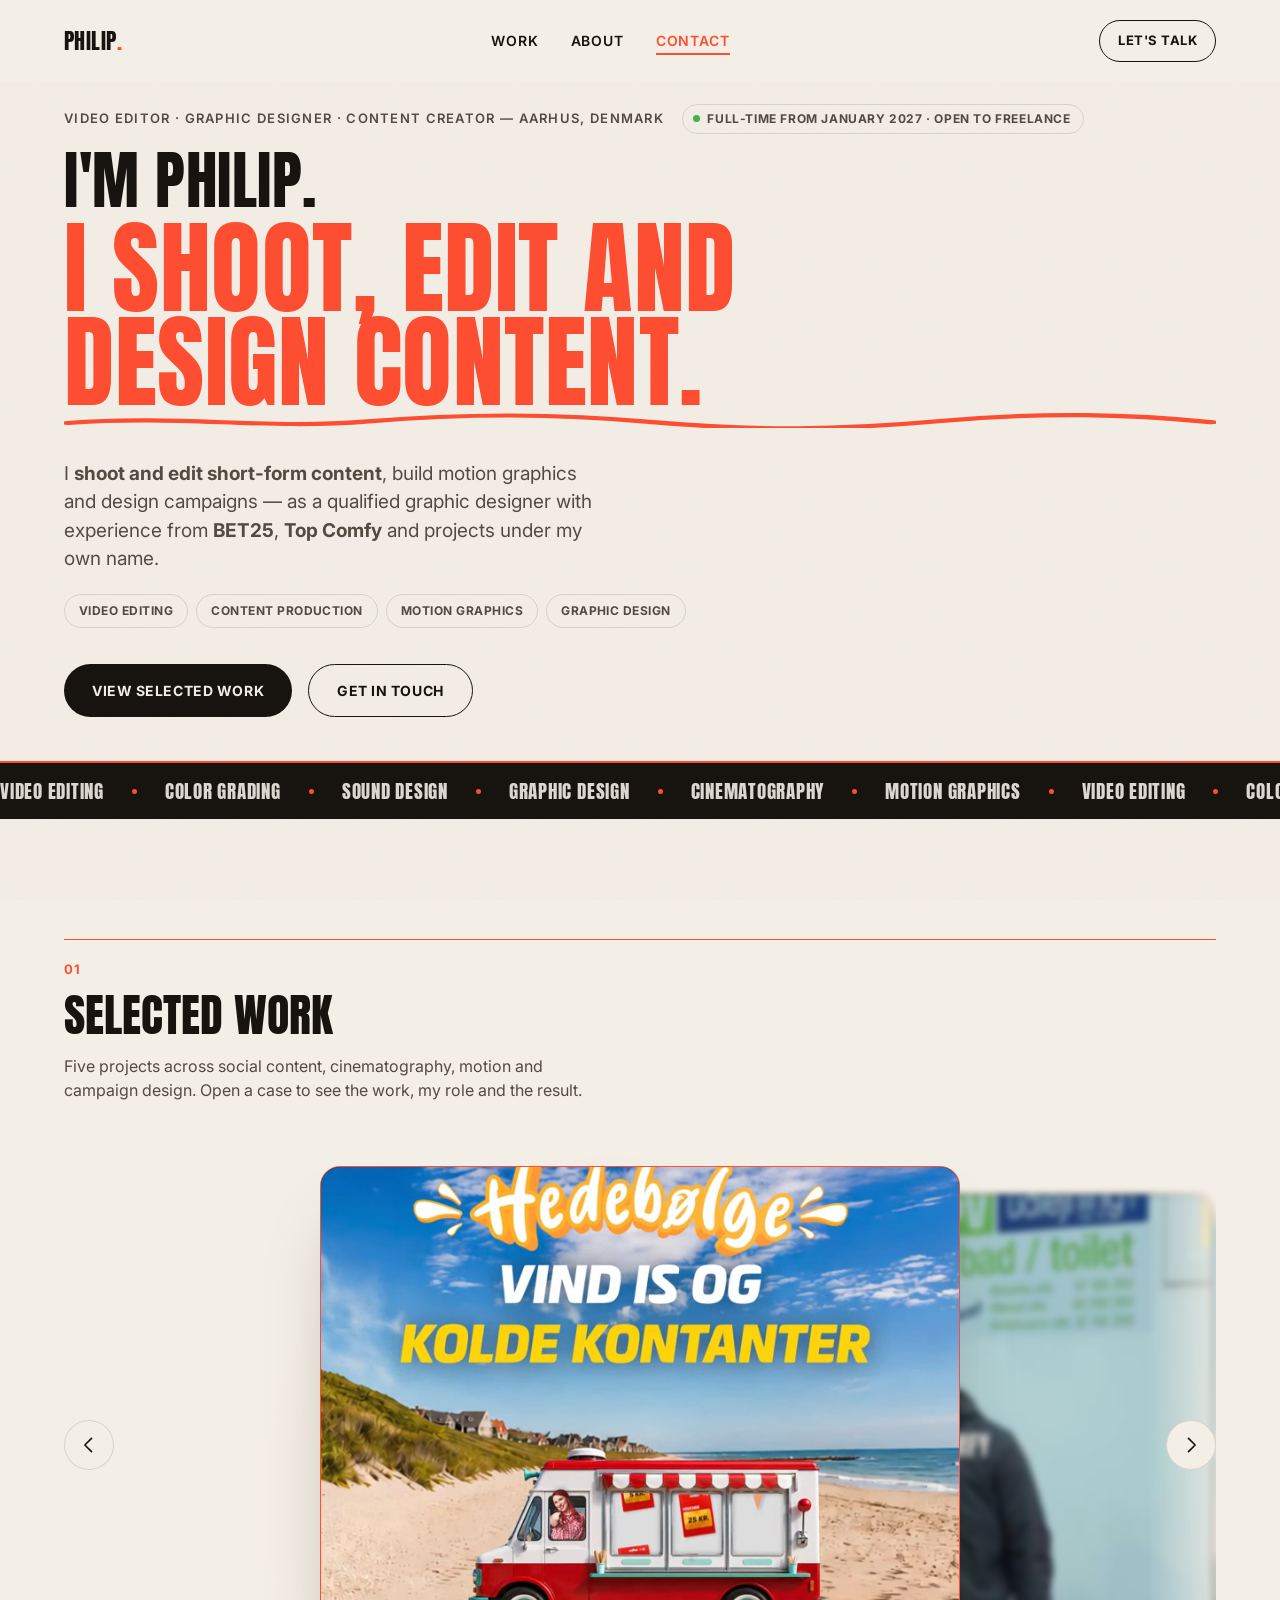
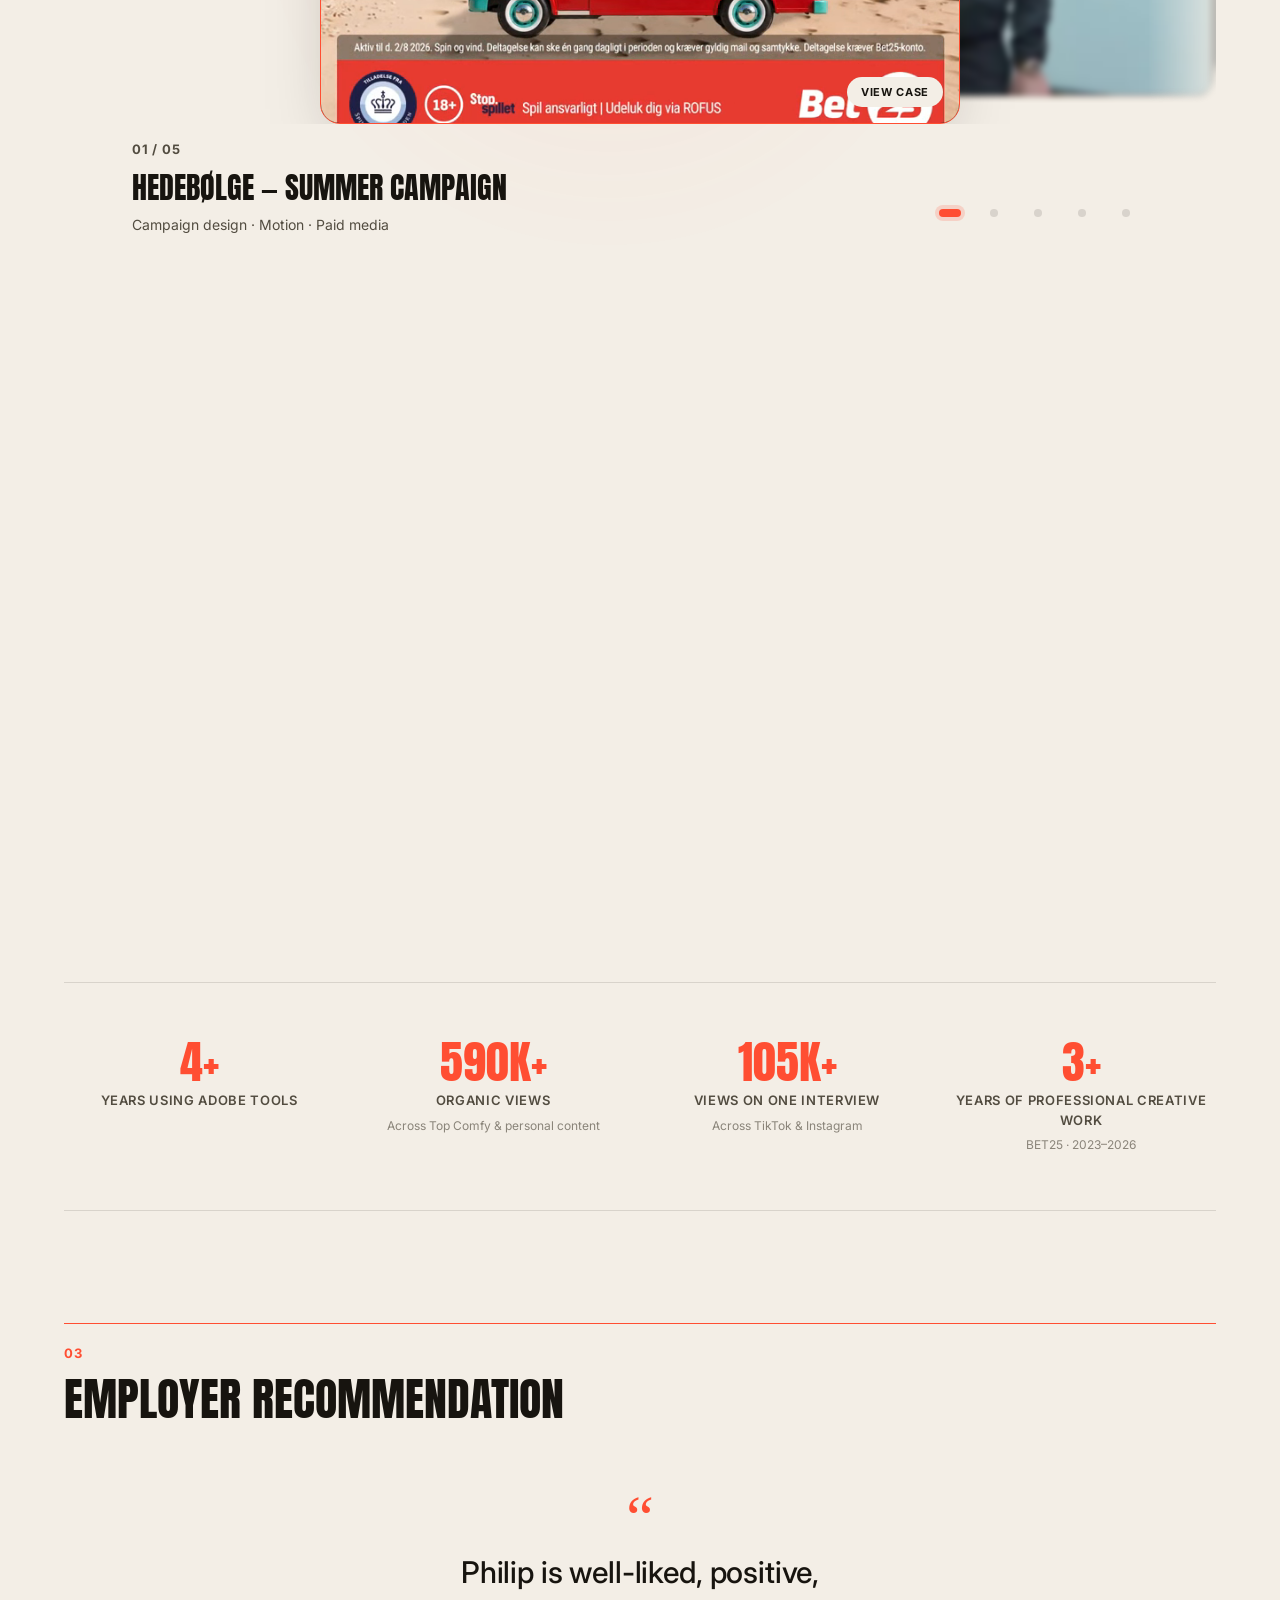
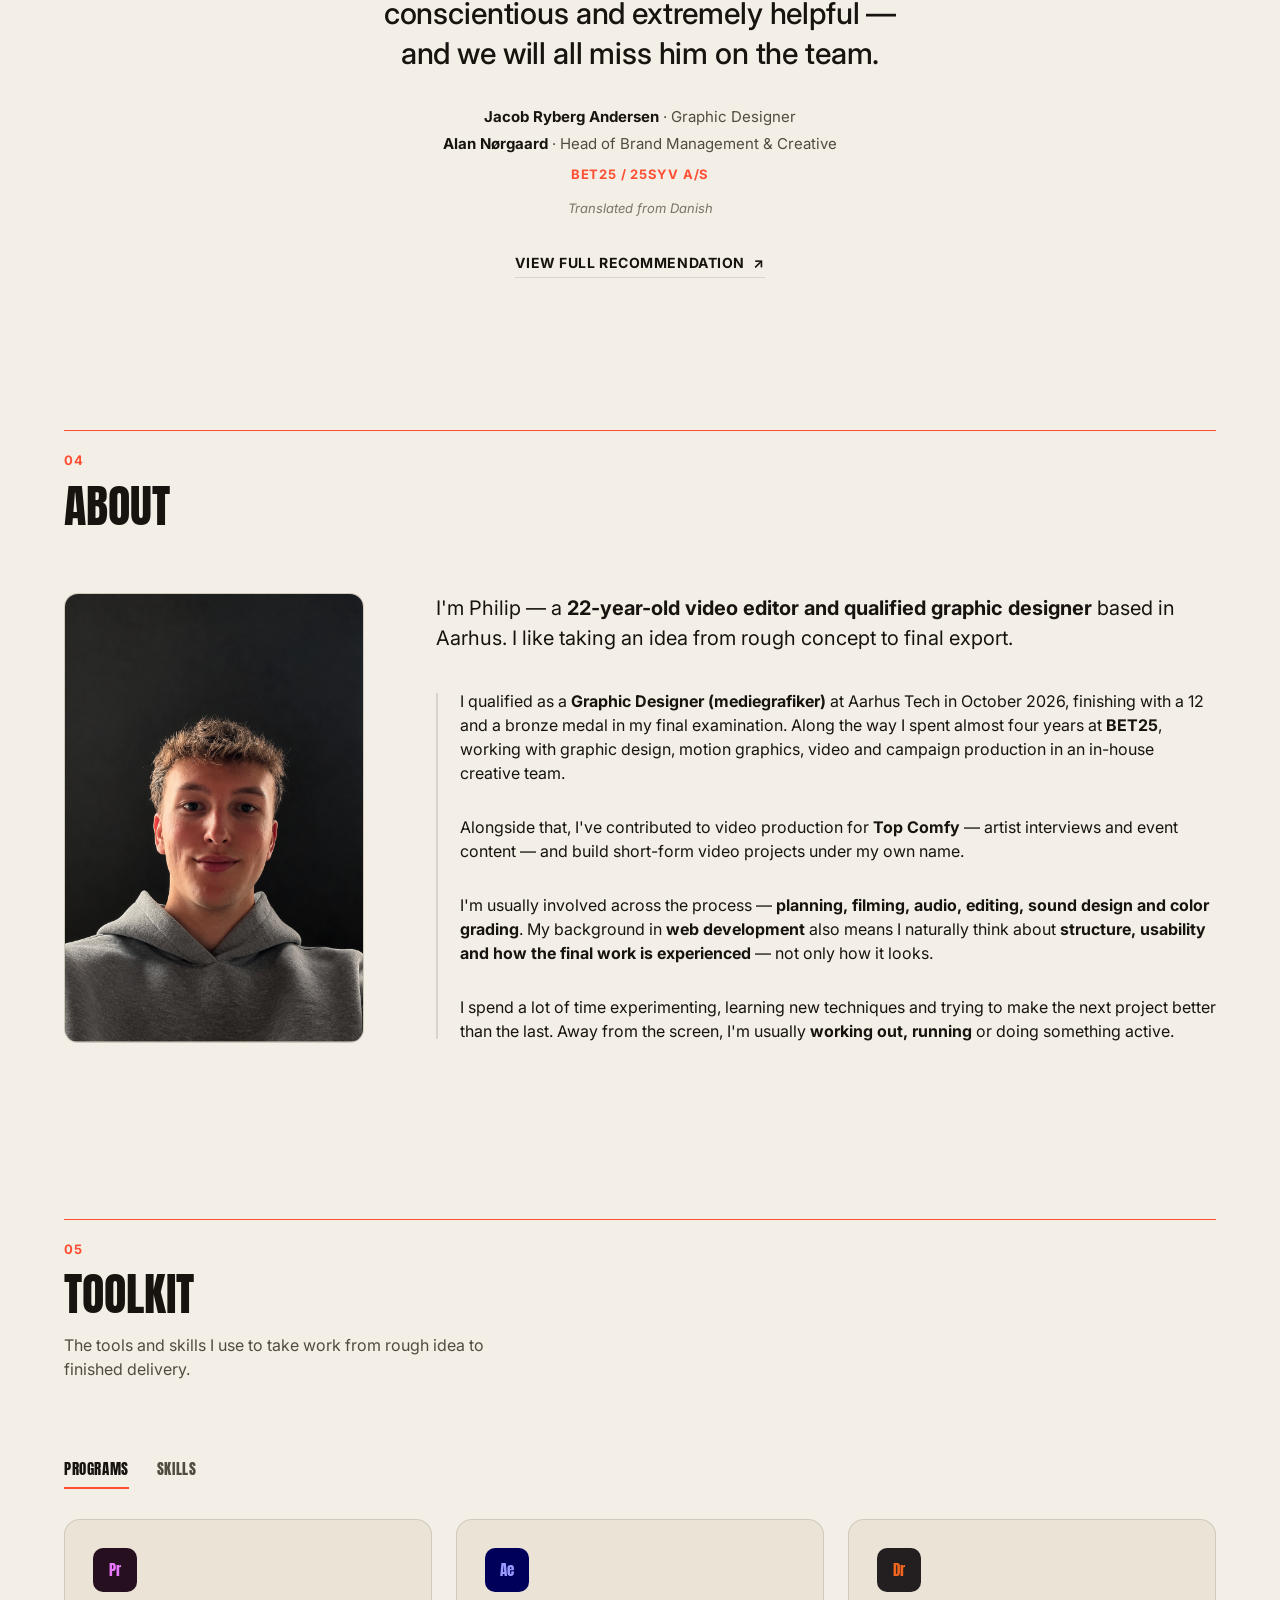
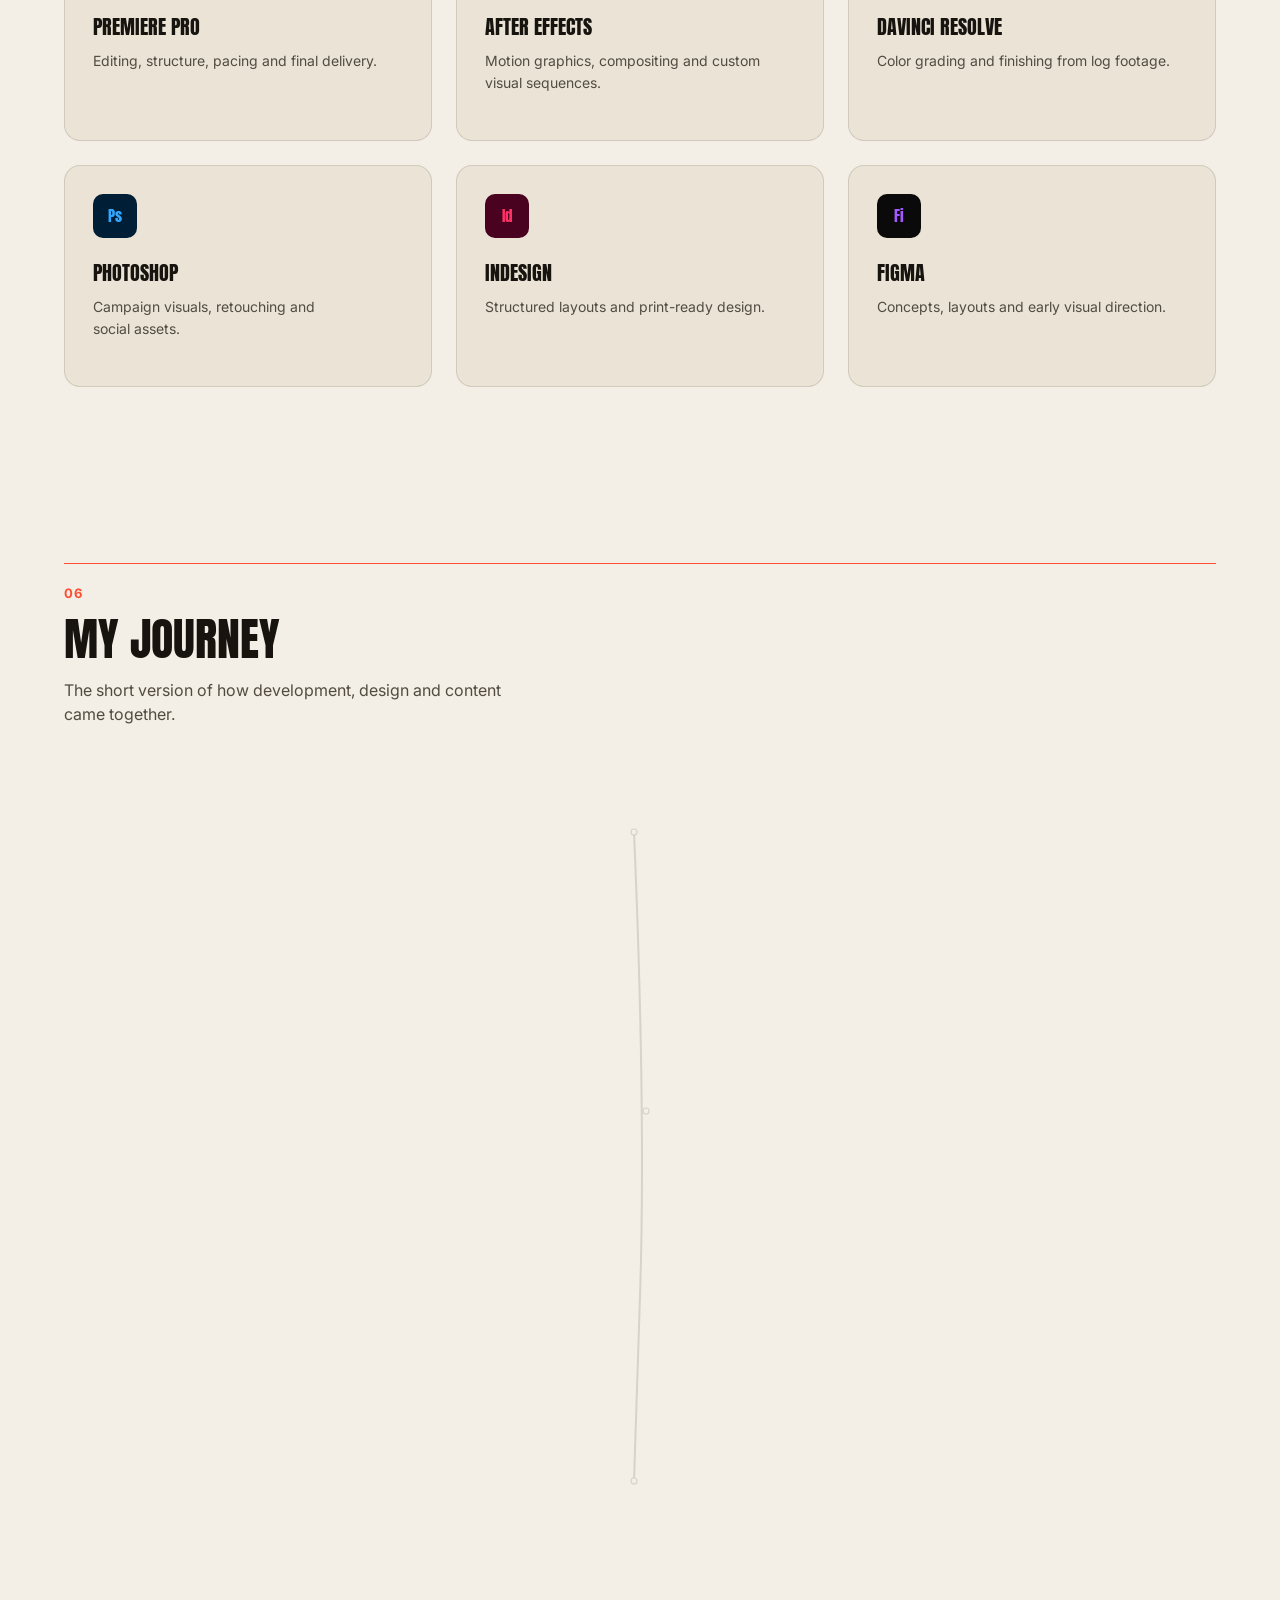
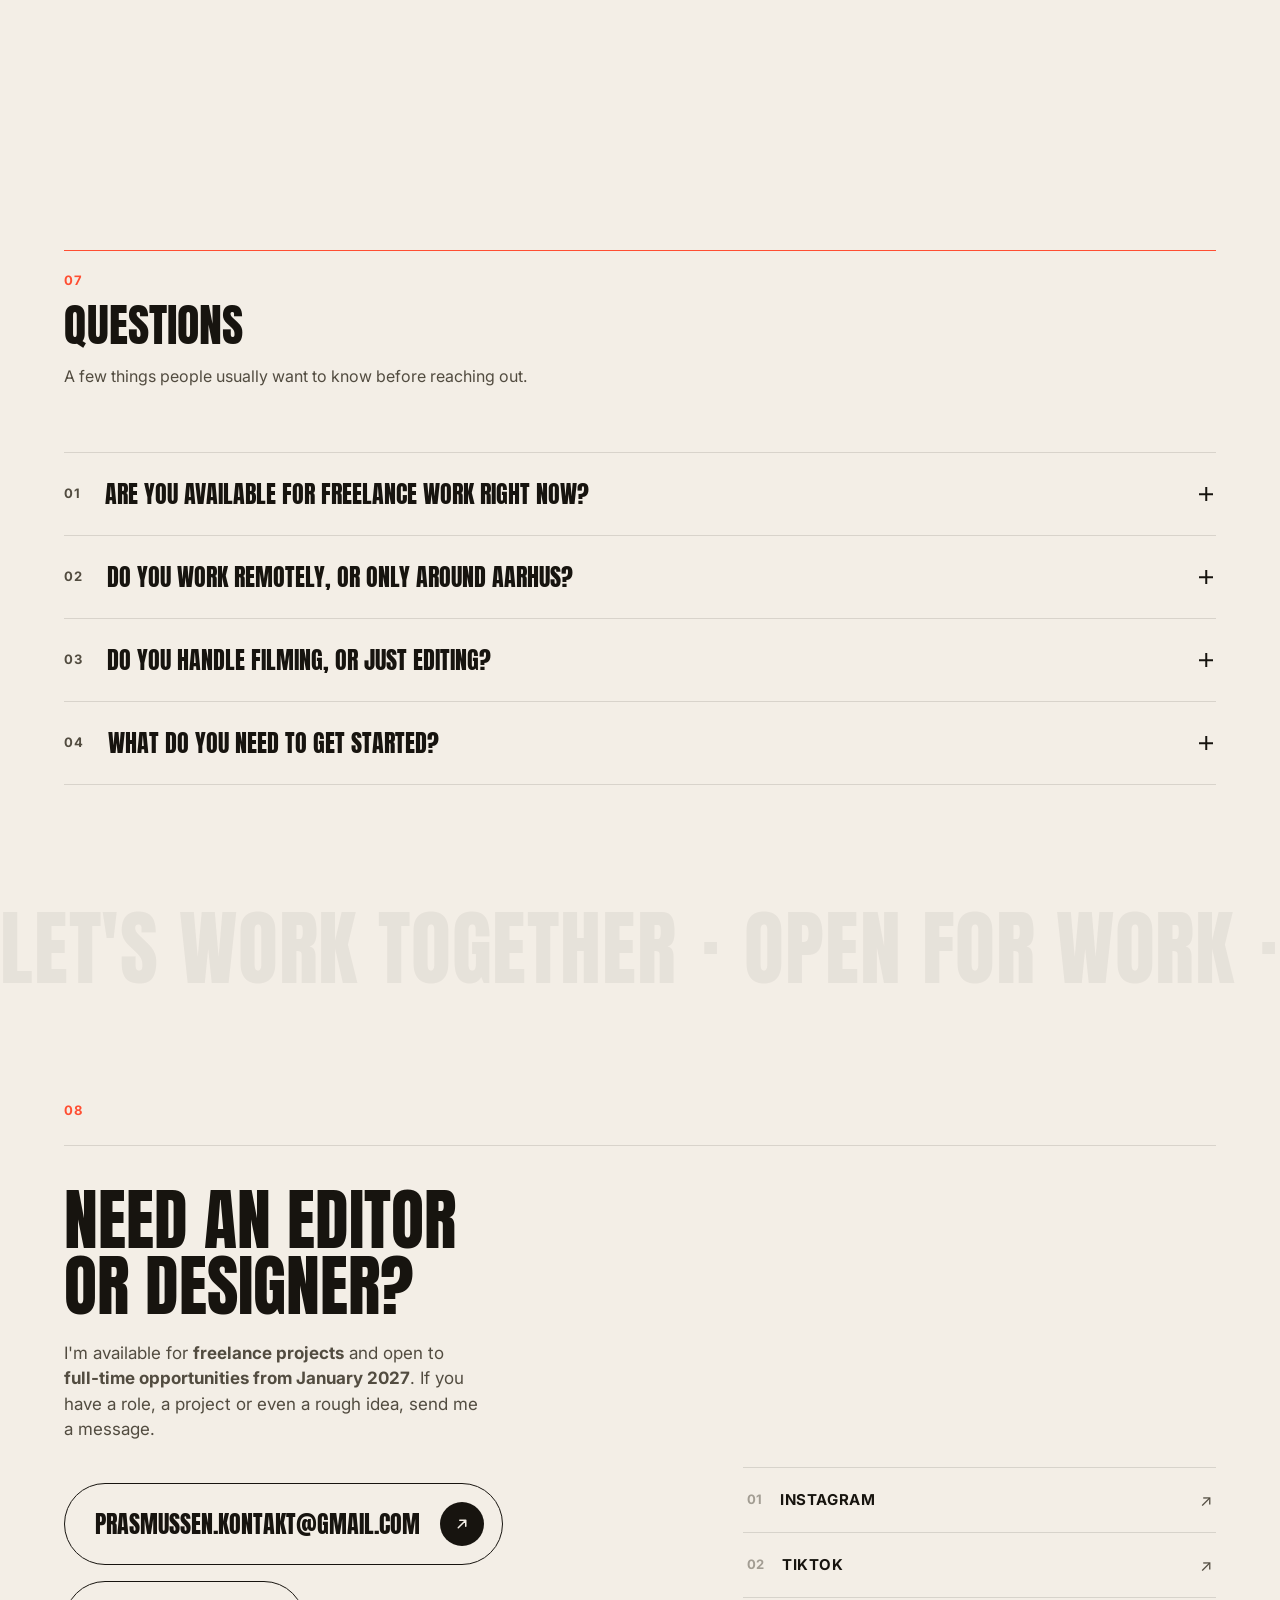
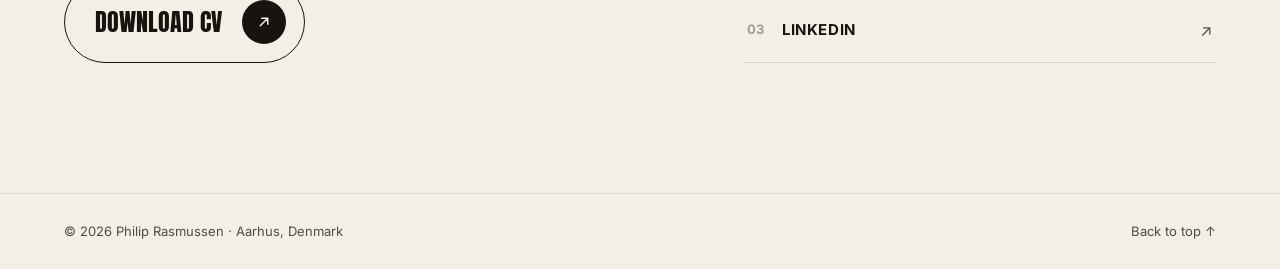
<file: index.html>
<!DOCTYPE html>
<html lang="en">
<head>
<meta charset="UTF-8">
<meta name="viewport" content="width=device-width, initial-scale=1.0">
<title>Philip Rasmussen — Video Editor &amp; Graphic Designer in Aarhus</title>
<meta name="description" content="Portfolio of Philip Rasmussen, a video editor, graphic designer and content creator based in Aarhus. Selected work in short-form video, motion graphics, color grading and campaign design.">

<link rel="preconnect" href="https://fonts.googleapis.com">
<link rel="preconnect" href="https://fonts.gstatic.com" crossorigin>
<link href="https://fonts.googleapis.com/css2?family=Anton&family=Inter:wght@400;500;600;700&display=swap" rel="stylesheet">

<!-- BET25's case-study modal uses its own poster still (a frame from the
     vertical clip) that's never shown anywhere else on the page — every
     other case's modal poster is the same image already sitting in its
     grid thumbnail, so the browser already has it cached by the time a
     visitor opens that modal. Without this preload, BET25's modal poster
     only starts downloading the moment the modal opens, so on a slow
     mobile connection the branded gradient placeholder was visible for
     a beat before anything else painted. -->
<link rel="preload" as="image" href="assets/img/work/bet25-hedebolge-modal-poster.jpg" media="(min-width: 860px)">
<link rel="preload" as="image" href="assets/img/work/bet25-hedebolge-modal-poster-mobile.jpg" media="(max-width: 859px)">

<link rel="stylesheet" href="styles.css">
<script defer src="https://cdn.vercel-insights.com/v1/script.js"></script>
<script>
  // No-JS-safe scroll reveals: every .reveal element (and the photo wipe
  // below) defaults to fully visible in the CSS/HTML alone. This class is
  // what switches them into their "starts hidden, animates in on scroll"
  // state — added synchronously, before first paint, so there's no flash.
  // If JS never runs (disabled, blocked, or errors before this line),
  // visitors simply see the finished page with no reveal animation, never
  // a page with permanently-invisible sections.
  document.documentElement.classList.add('reveal-js');
</script>
</head>
<body>

<div class="intro" id="intro" aria-hidden="true">
  <div class="intro-grid" id="introGrid"></div>
  <div class="intro-center">
    <span class="intro-counter" id="introCounter">00</span>
    <span class="intro-mark" id="introMark">PHILIP<span class="dot">.</span></span>
    <span class="intro-bar"><span class="intro-bar-fill" id="introBarFill"></span></span>
  </div>
</div>

<div class="grain"></div>
<div class="cursor-dot" id="cursorDot"><span class="cursor-label"></span></div>

<header class="site-header">
  <div class="site-header-inner">
    <a href="#top" class="logo">PHILIP<span class="dot">.</span></a>
    <nav class="nav">
      <a href="#work">Work</a>
      <a href="#about">About</a>
      <a href="#contact">Contact</a>
    </nav>
    <a href="#contact" class="nav-cta magnetic">Let's talk</a>
    <button type="button" class="nav-burger" id="navBurger" aria-label="Open menu" aria-expanded="false" aria-controls="navMobile">
      <span></span><span></span>
    </button>
  </div>
</header>

<div class="nav-mobile" id="navMobile">
  <a href="#work">Work</a>
  <a href="#about">About</a>
  <a href="#contact">Contact</a>
  <a href="#contact" class="nav-mobile-cta">Let's talk</a>
</div>

<main>

  <section id="top" class="hero">
    <p class="eyebrow reveal" data-hero-step="eyebrow">
      Video editor · Graphic designer · Content creator — Aarhus, Denmark
      <span class="status-pill"><span class="status-dot"></span>Full&#8209;time from January 2027 · Open to freelance</span>
    </p>
    <h1 class="hero-title" id="heroTitle">
      <span class="line-mask" data-hero-step="line1"><span class="line-content">I'm Philip.</span></span>
      <span class="line-mask" data-hero-step="line2"><span class="line-content hero-title-accent">
        I shoot, edit and design content.
        <svg class="squiggle" id="squiggle" viewBox="0 0 400 24" preserveAspectRatio="none" aria-hidden="true">
          <path d="M2 16 C 40 4, 70 26, 105 14 S 170 2, 205 15 S 270 26, 305 13 S 370 3, 398 15" />
        </svg>
      </span></span>
    </h1>
    <p class="hero-sub reveal" data-hero-step="sub">
      I <strong class="copy-emphasis">shoot and edit short-form content</strong>, build motion
      graphics and design campaigns — as a qualified graphic designer with experience from
      <strong class="copy-emphasis">BET25</strong>, <strong class="copy-emphasis">Top Comfy</strong>
      and projects under my own name.
    </p>
    <ul class="hero-skills reveal" data-hero-step="tags" aria-label="What I do">
      <li>Video Editing</li>
      <li>Content Production</li>
      <li>Motion Graphics</li>
      <li>Graphic Design</li>
    </ul>
    <div class="hero-actions reveal" data-hero-step="cta">
      <a href="#work" class="btn btn-primary magnetic">View selected work</a>
      <a href="#contact" class="btn btn-ghost magnetic">Get in touch</a>
    </div>

    <!-- Showreel: hidden for now (no finished reel yet, and the compact
         "in progress" strip was more than we want visible while there's
         nothing to watch). Left in place with `hidden` — not deleted — so
         it's a one-line change to bring back: remove the `hidden` attribute
         below. When a real reel is ready, also swap .hero-reel-media--empty
         for a muted <video poster="..."> with a play control, reusing
         .play-btn / .reel-tag from the site's earlier markup for that exact
         treatment. -->
    <div class="hero-reel hero-reel--compact reveal" data-hero-step="reel" hidden>
      <div class="hero-reel-media hero-reel-media--empty">
        <span class="hero-reel-rec" aria-hidden="true"></span>
        <span class="hero-reel-heading">Showreel in progress</span>
        <span class="hero-reel-copy">Selected work below. Full reel coming soon.</span>
      </div>
    </div>
  </section>

  <div class="marquee" aria-hidden="true">
    <div class="marquee-track" id="marqueeTrack">
      <span>Video Editing</span><span class="dot"></span><span>Color Grading</span><span class="dot"></span>
      <span>Sound Design</span><span class="dot"></span><span>Graphic Design</span><span class="dot"></span>
      <span>Cinematography</span><span class="dot"></span><span>Motion Graphics</span><span class="dot"></span>
    </div>
  </div>

  <section id="work" class="work">
    <div class="section-head reveal">
      <span class="section-num">01</span>
      <h2>Selected work</h2>
      <p>Five projects across social content, cinematography, motion and campaign design. Open a case to see the work, my role and the result.</p>
    </div>

    <div class="work-showcase reveal" id="workShowcase" tabindex="0" aria-label="Selected work — use arrow keys or the buttons to browse">
      <div class="work-showcase-glow" aria-hidden="true"></div>

      <div class="work-showcase-frame">
        <button type="button" class="work-arrow work-arrow-left" id="workPrev" aria-label="Previous project">
          <svg viewBox="0 0 24 24" aria-hidden="true"><path d="M15 4 L7 12 L15 20" stroke="currentColor" stroke-width="2" fill="none" stroke-linecap="round" stroke-linejoin="round"/></svg>
        </button>

        <div class="work-track-viewport">
        <div class="work-track" id="workTrack">

          <article class="work-card" role="button" tabindex="-1"
            aria-label="Hedebølge — summer campaign. BET25. View case study."
            data-cover="assets/img/work/bet25-hedebolge-cover.jpg"
            data-video="assets/video/bet25-hedebolge-modal.mp4"
            data-video-poster="assets/img/work/bet25-hedebolge-modal-poster.jpg"
            data-video-mobile="assets/video/bet25-hedebolge-modal-mobile.mp4"
            data-video-poster-mobile="assets/img/work/bet25-hedebolge-modal-poster-mobile.jpg"
            data-cover-vertical="true"
            data-title="Hedebølge — summer campaign"
            data-tags="Campaign design · Motion · Paid media"
            data-client="BET25"
            data-role="Visual Direction · Campaign Design · Typography · Motion · Delivery"
            data-context="Hedebølge was <strong class='copy-emphasis'>one of BET25's main summer campaigns</strong>, built around an animated ice cream truck and daily prizes. I received the initial brief from the marketing team and was <strong class='copy-emphasis'>responsible for developing the campaign's visual direction</strong>."
            data-work="I developed the campaign look, designed the <strong class='copy-emphasis'>main artwork and headline lock-up</strong>, and created the animation used across <strong class='copy-emphasis'>YouTube advertising</strong> and other digital placements.%%I handled the project from the <strong class='copy-emphasis'>initial marketing brief through feedback, animation and final exports</strong>."
            data-result-text="Hedebølge launched across BET25's <strong class='copy-emphasis'>paid digital marketing, including YouTube</strong>. The campaign is a strong example of my professional work with visual direction, campaign design and motion from brief to final delivery."
            data-result="YouTube + paid digital"
            data-watch-tag="Watch campaign clip">
            <div class="work-media">
              <video class="work-cover-video" id="bet25CoverVideo" poster="assets/img/work/bet25-hedebolge-cover.jpg" muted loop playsinline preload="none" aria-hidden="true"
                onloadeddata="this.closest('.work-media').classList.add('has-photo')"
                onerror="const m=this.closest('.work-media'); if(m) m.classList.remove('has-photo'); this.remove()">
                <source src="assets/video/bet25-hedebolge-loop.webm" type="video/webm">
                <source src="assets/video/bet25-hedebolge-loop.mp4" type="video/mp4">
              </video>
              <span class="work-media-mark">BET25</span>
              <span class="work-media-viewcase">View case</span>
            </div>
          </article>

          <article class="work-card" role="button" tabindex="-1"
            aria-label="Top Comfy — Artist interviews and event content. View case study."
            data-cover="assets/img/work/top-comfy-cover.jpg"
            data-video="assets/video/top-comfy-loop.webm"
            data-title="Artist interviews &amp; event content"
            data-tags="Short-form · Interviews · Event coverage"
            data-client="Top Comfy"
            data-role="Camera · Audio · Editing · Subtitles · Sound · Color"
            data-context="Top Comfy creates <strong class='copy-emphasis'>artist interviews and event content</strong> for <strong class='copy-emphasis'>TikTok and Instagram</strong>. The challenge is turning fast, often unpredictable conversations into short videos that feel natural and hold attention."
            data-work="On selected projects I handle the <strong class='copy-emphasis'>production side</strong> — from camera and audio setup to editing, subtitles, sound and color. I also contribute to planning and finding the strongest moments from each interview.%%Newer productions are filmed using a <strong class='copy-emphasis'>DJI Pocket 3</strong> and wireless microphones. I edit for a <strong class='copy-emphasis'>vertical format</strong> and grade the footage from a <strong class='copy-emphasis'>log profile</strong> before delivery."
            data-result-text="The Top Comfy videos I have worked on have generated more than <strong class='copy-emphasis'>540,000 organic views</strong> across TikTok and Instagram. The Maluda interview reached <strong class='copy-emphasis'>105K+ views</strong> across TikTok &amp; Instagram."
            data-result="540K+ organic views"
            data-watch-heading="Watch the work"
            data-links="Artigeardit interview|https://www.instagram.com/reel/DKouWe9sh-u/;;Distortion 2026|https://www.instagram.com/reel/DZQKGb0sGTg/;;Maluda interview · 105K+ views|https://www.tiktok.com/@top.comfy/video/7585545766647844099">
            <div class="work-media">
              <video class="work-cover-video" id="topComfyCoverVideo" poster="assets/img/work/top-comfy-cover.jpg" muted loop playsinline preload="none" aria-hidden="true"
                onloadeddata="this.closest('.work-media').classList.add('has-photo')"
                onerror="const m=this.closest('.work-media'); if(m) m.classList.remove('has-photo'); this.remove()">
                <source src="assets/video/top-comfy-loop.webm" type="video/webm">
                <source src="assets/video/top-comfy-loop.mp4" type="video/mp4">
              </video>
              <span class="work-media-mark">Top Comfy</span>
              <span class="work-media-viewcase">View case</span>
            </div>
          </article>

          <article class="work-card" role="button" tabindex="-1"
            aria-label="Naples — a cinematic edit. Personal project. View case study."
            data-cover="assets/img/work/naples-cover.jpg"
            data-video="assets/video/naples-loop.webm"
            data-title="Naples — a cinematic edit"
            data-tags="Cinematography · Editing · Sound · Color"
            data-client="Personal project"
            data-role="Concept · Camera · Editing · Sound · Color"
            data-context="I wanted to turn footage from a trip to Naples into a short piece that <strong class='copy-emphasis'>felt like the city</strong> rather than a standard travel montage."
            data-work="I filmed the footage on a <strong class='copy-emphasis'>DJI Pocket 3</strong> and selected shots based on <strong class='copy-emphasis'>movement, atmosphere and small details</strong> from the streets.%%I then shaped the pacing through <strong class='copy-emphasis'>visual transitions and sound design</strong> before <strong class='copy-emphasis'>grading the log footage</strong> for a consistent cinematic look."
            data-result-text="A self-initiated edit that shows how I approach <strong class='copy-emphasis'>camera movement, pacing, sound and color</strong> from the first shot to the final export."
            data-result="Shot on DJI Pocket 3"
            data-watch-heading="Watch the edit"
            data-links="Watch the edit|https://www.instagram.com/p/Db4_NittKTO/">
            <div class="work-media">
              <video class="work-cover-video" id="naplesCoverVideo" poster="assets/img/work/naples-cover.jpg" muted loop playsinline preload="none" aria-hidden="true"
                onloadeddata="this.closest('.work-media').classList.add('has-photo')"
                onerror="const m=this.closest('.work-media'); if(m) m.classList.remove('has-photo'); this.remove()">
                <source src="assets/video/naples-loop.webm" type="video/webm">
                <source src="assets/video/naples-loop.mp4" type="video/mp4">
              </video>
              <span class="work-media-mark">Naples</span>
              <span class="work-media-viewcase">View case</span>
            </div>
          </article>

          <article class="work-card" role="button" tabindex="-1"
            aria-label="3D talking-head edit. Personal brand. View case study."
            data-cover="assets/img/work/personal-brand-cover.jpg"
            data-video="assets/video/personal-brand-loop.webm"
            data-title="3D talking-head edit"
            data-tags="Short-form · Motion · 3D · Compositing"
            data-client="Personal brand"
            data-role="Concept · Editing · 3D · Compositing · Sound"
            data-context="I wanted to make a talking-head video feel visually bigger than the original setup <strong class='copy-emphasis'>without letting the effect take over the message</strong>."
            data-work="I <strong class='copy-emphasis'>cut the spoken story first</strong>, then built a <strong class='copy-emphasis'>custom 3D environment</strong> and composited it into the edit.%%The <strong class='copy-emphasis'>animation, timing and sound</strong> were developed around the message so the visual sequence felt like part of the story."
            data-result-text="The finished video combines <strong class='copy-emphasis'>direct-to-camera storytelling</strong> with a <strong class='copy-emphasis'>custom 3D sequence and compositing</strong>. It shows how I use <strong class='copy-emphasis'>effects when they have a clear reason to be there</strong>."
            data-result="Custom 3D sequence"
            data-watch-heading="Watch the video"
            data-links="Watch the video|https://www.instagram.com/p/Da2vfPINM11/;;View related carousel|https://www.instagram.com/p/DcgvMwVjVPQ/">
            <div class="work-media">
              <video class="work-cover-video" id="personalBrandCoverVideo" poster="assets/img/work/personal-brand-cover.jpg" muted loop playsinline preload="none" aria-hidden="true"
                onloadeddata="this.closest('.work-media').classList.add('has-photo')"
                onerror="const m=this.closest('.work-media'); if(m) m.classList.remove('has-photo'); this.remove()">
                <source src="assets/video/personal-brand-loop.webm" type="video/webm">
                <source src="assets/video/personal-brand-loop.mp4" type="video/mp4">
              </video>
              <span class="work-media-mark">3D Edit</span>
              <span class="work-media-viewcase">View case</span>
            </div>
          </article>

          <article class="work-card" role="button" tabindex="-1"
            aria-label="Zimpler payout animation. BET25 × Zimpler. View case study."
            data-cover="assets/img/work/bet25-zimpler-cover.jpg"
            data-video="assets/video/bet25-zimpler-loop.webm"
            data-title="Zimpler payout — UI animation"
            data-tags="Motion design · UI animation · Sound design"
            data-client="BET25 × Zimpler"
            data-role="Concept · UI Animation · After Effects · Expressions · Sound Design"
            data-context="Created as part of my <strong class='copy-emphasis'>final apprenticeship portfolio</strong>, this concept explores how a <strong class='copy-emphasis'>BET25 × Zimpler payout flow</strong> could be turned into a short, visual social video. The goal was to communicate a <strong class='copy-emphasis'>multi-step UI journey quickly and clearly</strong>, while keeping the animation clean, branded and easy to follow."
            data-work="I <strong class='copy-emphasis'>built and animated the app interface and phone mockup in After Effects</strong>, taking the viewer from the winning screen through the payout flow to the final BET25 × Zimpler lock-up.%%The motion system combines <strong class='copy-emphasis'>keyframe animation with expression-driven elements</strong> to keep repeated UI movements consistent and efficient. I also created the animated typography, transitions and supporting visual effects.%%Sound was treated as <strong class='copy-emphasis'>part of the motion rather than an afterthought</strong>. I designed the SFX around taps, transitions and UI movement to give the animation more weight and make the interface feel responsive."
            data-result-text="The finished piece is a <strong class='copy-emphasis'>fast-paced UI animation built around clarity, timing and sound</strong>. It shows how I combine motion design, technical After Effects workflows and audio to turn a digital product flow into something more engaging to watch."
            data-result="After Effects + Sound Design"
            data-watch-heading="Watch the work"
            data-links="Watch with sound|lightbox:assets/video/bet25-zimpler-full.mp4">
            <div class="work-media">
              <video class="work-cover-video" id="zimplerCoverVideo" poster="assets/img/work/bet25-zimpler-cover.jpg" muted loop playsinline preload="none" aria-hidden="true"
                onloadeddata="this.closest('.work-media').classList.add('has-photo')"
                onerror="const m=this.closest('.work-media'); if(m) m.classList.remove('has-photo'); this.remove()">
                <source src="assets/video/bet25-zimpler-loop.webm" type="video/webm">
                <source src="assets/video/bet25-zimpler-loop.mp4" type="video/mp4">
              </video>
              <span class="work-media-mark">BET25 × Zimpler</span>
              <span class="work-media-viewcase">View case</span>
            </div>
          </article>

        </div>
        </div>

        <button type="button" class="work-arrow work-arrow-right" id="workNext" aria-label="Next project">
          <svg viewBox="0 0 24 24" aria-hidden="true"><path d="M9 4 L17 12 L9 20" stroke="currentColor" stroke-width="2" fill="none" stroke-linecap="round" stroke-linejoin="round"/></svg>
        </button>
      </div>

      <div class="work-showcase-meta">
        <div class="work-showcase-info">
          <span class="work-showcase-index"><span id="workIndexCurrent">01</span> / <span id="workIndexTotal">04</span></span>
          <h3 id="workActiveTitle">Project title</h3>
          <p id="workActiveTags">Short-form · Brand campaign</p>
        </div>
        <div class="work-showcase-dots" id="workDots"></div>
      </div>
    </div>

  </section>

  <section id="field-work" class="press">
    <div class="section-head reveal">
      <span class="section-num">02</span>
      <h2>Brands &amp; collaborations</h2>
      <p>A selection of brands and creative partners I&rsquo;ve worked with.</p>
    </div>
    <div class="press-feature reveal">
      <span class="press-feature-label">Red Bull event coverage</span>
      <div class="press-feature-brand">Red Bull</div>
      <p class="press-feature-copy">
        Top Comfy was <strong class="copy-emphasis">invited by Red Bull</strong> to
        cover Distortion 2025, Red Bull SoundClash 2026 and Distortion 2026. I contributed across
        <strong class="copy-emphasis">camera, audio and production</strong> in fast-moving backstage
        environments.
      </p>
      <div class="press-feature-events">
        <span class="press-event-label">Covered</span>
        <span class="press-event">Distortion 2025</span>
        <span class="press-event">SoundClash 2026</span>
        <span class="press-event">Distortion 2026</span>
      </div>
    </div>
  </section>

  <section id="stats" class="stats">
    <div class="stats-grid">
      <div class="stat-item reveal">
        <span class="stat-number" data-target="4" data-suffix="+">4+</span>
        <span class="stat-label">Years using Adobe tools</span>
      </div>
      <div class="stat-item reveal">
        <span class="stat-number" data-target="590" data-suffix="K+">590K+</span>
        <span class="stat-label">Organic views</span>
        <span class="stat-sublabel">Across Top Comfy &amp; personal content</span>
      </div>
      <div class="stat-item reveal">
        <span class="stat-number" data-target="105" data-suffix="K+">105K+</span>
        <span class="stat-label">Views on one interview</span>
        <span class="stat-sublabel">Across TikTok &amp; Instagram</span>
      </div>
      <div class="stat-item reveal">
        <span class="stat-number" data-target="3" data-suffix="+">3+</span>
        <span class="stat-label">Years of professional creative work</span>
        <span class="stat-sublabel">BET25 · 2023–2026</span>
      </div>
    </div>
  </section>

  <section id="recommendation" class="recommendation">
    <div class="section-head reveal">
      <span class="section-num">03</span>
      <h2>Employer recommendation</h2>
    </div>

    <div class="recommendation-inner">
      <span class="recommendation-mark reveal" aria-hidden="true">&ldquo;</span>
      <blockquote class="recommendation-quote reveal">
        <span class="mask-line"><span>Philip is well-liked, positive,</span></span>
        <span class="mask-line"><span>conscientious and extremely helpful &mdash;</span></span>
        <span class="mask-line"><span>and we will all miss him on the team.</span></span>
      </blockquote>

      <div class="recommendation-meta reveal">
        <p class="recommendation-name">Jacob Ryberg Andersen <span class="recommendation-role">&middot; Graphic Designer</span></p>
        <p class="recommendation-name">Alan N&oslash;rgaard <span class="recommendation-role">&middot; Head of Brand Management &amp; Creative</span></p>
        <p class="recommendation-company">BET25 / 25syv A/S</p>
        <p class="recommendation-note">Translated from Danish</p>
      </div>

      <!-- Swap the href below for the hosted recommendation PDF whenever
           you have a different/updated link — nothing else needs to change. -->
      <a href="assets/pdf/bet25-recommendation.pdf" target="_blank" rel="noopener noreferrer" class="recommendation-cta reveal">
        View full recommendation <span aria-hidden="true">&#8599;</span>
      </a>
    </div>
  </section>

  <section id="about" class="about">
    <div class="section-head reveal">
      <span class="section-num">04</span>
      <h2>About</h2>
    </div>

    <div class="about-grid">
      <div class="about-photo reveal">
        <div class="about-photo-clip">
          <img src="assets/img/philip-portrait.jpg" alt="Portrait of Philip Rasmussen" loading="lazy" onerror="this.closest('.about-photo').classList.add('no-photo')">
        </div>
        <span class="no-photo-label">Drop your photo in<br>assets/img/philip-portrait.jpg</span>
      </div>

      <div class="about-copy reveal">
        <p class="about-lede">
          I'm Philip — a <strong class="copy-emphasis">22-year-old video editor and qualified
          graphic designer</strong> based in Aarhus. I like taking an idea from rough concept to final
          export.
        </p>

        <div class="about-steps" id="aboutSteps">
          <div class="about-steps-track"><div class="about-steps-fill" id="aboutStepsFill"></div></div>
          <div class="about-steps-list">
            <p class="about-step">
              I qualified as a <strong class="copy-emphasis">Graphic Designer (mediegrafiker)</strong>
              at Aarhus Tech in October 2026, finishing with a 12 and a bronze medal in my final
              examination. Along the way I spent almost four years at
              <strong class="copy-emphasis">BET25</strong>, working with graphic design, motion
              graphics, video and campaign production in an in-house creative team.
            </p>
            <p class="about-step">
              Alongside that, I've contributed to video production for
              <strong class="copy-emphasis">Top Comfy</strong> — artist interviews and event
              content — and build short-form video projects under my own name.
            </p>
            <p class="about-step">
              I'm usually involved across the process — <strong class="copy-emphasis">planning,
              filming, audio, editing, sound design and color grading</strong>. My background in
              <strong class="copy-emphasis">web development</strong> also means I naturally think
              about <strong class="copy-emphasis">structure, usability and how the final work is
              experienced</strong> — not only how it looks.
            </p>
            <p class="about-step">
              I spend a lot of time experimenting, learning new techniques and trying to make the
              next project better than the last. Away from the screen, I'm usually
              <strong class="copy-emphasis">working out, running</strong> or doing something active.
            </p>
          </div>
        </div>
      </div>
    </div>
  </section>

  <section id="toolkit" class="toolkit">
    <div class="section-head reveal">
      <span class="section-num">05</span>
      <h2>Toolkit</h2>
      <p>The tools and skills I use to take work from rough idea to finished delivery.</p>
    </div>

    <div class="toolkit-switcher reveal">
      <div class="toolkit-panels">
        <div class="toolkit-tabs" id="toolkitTabs" role="tablist" aria-label="Toolkit categories">
          <button type="button" class="toolkit-tab is-active" data-panel="programs" role="tab" id="toolkitTabPrograms" aria-selected="true" aria-controls="toolkitPanelPrograms" tabindex="0">Programs</button>
          <button type="button" class="toolkit-tab" data-panel="skills" role="tab" id="toolkitTabSkills" aria-selected="false" aria-controls="toolkitPanelSkills" tabindex="-1">Skills</button>
        </div>

        <div class="toolkit-panel is-active" data-panel="programs" id="toolkitPanelPrograms" role="tabpanel" aria-labelledby="toolkitTabPrograms">
          <div class="toolkit-grid" id="toolkitGrid">
            <div class="toolkit-card" style="--brand-dark:#26101F; --brand-bright:#EA77FF;">
              <span class="toolkit-badge">Pr</span>
              <h3>Premiere Pro</h3>
              <p>Editing, structure, pacing and final delivery.</p>
            </div>
            <div class="toolkit-card" style="--brand-dark:#00005B; --brand-bright:#9999FF;">
              <span class="toolkit-badge">Ae</span>
              <h3>After Effects</h3>
              <p>Motion graphics, compositing and custom visual sequences.</p>
            </div>
            <div class="toolkit-card" style="--brand-dark:#231F20; --brand-bright:#F1651F;">
              <span class="toolkit-badge">Dr</span>
              <h3>DaVinci Resolve</h3>
              <p>Color grading and finishing from log footage.</p>
            </div>
            <div class="toolkit-card" style="--brand-dark:#001E36; --brand-bright:#31A8FF;">
              <span class="toolkit-badge">Ps</span>
              <h3>Photoshop</h3>
              <p>Campaign visuals, retouching and social assets.</p>
            </div>
            <div class="toolkit-card" style="--brand-dark:#49021F; --brand-bright:#FF3366;">
              <span class="toolkit-badge">Id</span>
              <h3>InDesign</h3>
              <p>Structured layouts and print-ready design.</p>
            </div>
            <div class="toolkit-card" style="--brand-dark:#0A0A0A; --brand-bright:#A259FF;">
              <span class="toolkit-badge">Fi</span>
              <h3>Figma</h3>
              <p>Concepts, layouts and early visual direction.</p>
            </div>
          </div>
        </div>

        <div class="toolkit-panel" data-panel="skills" id="toolkitPanelSkills" role="tabpanel" aria-labelledby="toolkitTabSkills" hidden>
          <div class="skills-grid" id="skillsGrid">
            <div class="skill-card">
              <span class="skill-tag">Premiere Pro</span>
              <h3>Short-Form Editing</h3>
              <p>Hooks, structure and pacing for social content.</p>
            </div>
            <div class="skill-card">
              <span class="skill-tag">DJI Pocket 3 · Audio</span>
              <h3>Camera &amp; Audio</h3>
              <p>DJI Pocket 3, wireless microphones and B-roll.</p>
            </div>
            <div class="skill-card">
              <span class="skill-tag">Video &amp; content</span>
              <h3>Storytelling</h3>
              <p>Turning interviews and raw footage into clear narratives.</p>
            </div>
            <div class="skill-card">
              <span class="skill-tag">DaVinci Resolve</span>
              <h3>Color Grading</h3>
              <p>Building mood and consistency from log footage.</p>
            </div>
            <div class="skill-card">
              <span class="skill-tag">After Effects</span>
              <h3>Motion Graphics</h3>
              <p>Typography, animation, compositing and visual effects.</p>
            </div>
            <div class="skill-card">
              <span class="skill-tag">Photoshop · InDesign</span>
              <h3>Campaign Design</h3>
              <p>From initial brief and visual direction to final assets.</p>
            </div>
          </div>
        </div>
      </div>
    </div>
  </section>

  <section id="journey" class="journey">
    <div class="section-head reveal">
      <span class="section-num">06</span>
      <h2>My journey</h2>
      <p>The short version of how development, design and content came together.</p>
    </div>

    <div class="timeline-wrap" id="timelineWrap">
      <svg class="timeline-path" id="timelinePath" aria-hidden="true">
        <path id="timelinePathTrack" fill="none"></path>
        <path id="timelinePathFill" fill="none"></path>
      </svg>
      <ol class="timeline" id="timelineList">
        <li class="timeline-item">
          <span class="timeline-dot"></span>
          <div class="timeline-card">
            <span class="timeline-index">01</span>
            <span class="timeline-date">Dec 2020 – Oct 2022</span>
            <span class="timeline-title">Web development</span>
            <p>Completed my Web Developer education at Viden Djurs in Grenaa, building a
              foundation in digital structure, layout and user experience.</p>
          </div>
        </li>
        <li class="timeline-item">
          <span class="timeline-dot"></span>
          <div class="timeline-card">
            <span class="timeline-index">02</span>
            <span class="timeline-date">2023 – 2026</span>
            <span class="timeline-title">Graphic Designer (Mediegrafiker)</span>
            <p>Aarhus Tech · Final examination: Grade 12 · Bronze Medal. Almost four years of
              apprenticeship at BET25, working on graphic design, motion graphics and campaigns
              in the in-house creative team. In parallel, I began contributing to video production
              for Top Comfy in May 2025 and publishing personal video work under my own name.</p>
          </div>
        </li>
        <li class="timeline-item timeline-item-now">
          <span class="timeline-dot"></span>
          <div class="timeline-card">
            <span class="timeline-index">03</span>
            <span class="timeline-date">January 2027</span>
            <span class="timeline-title">Available for what's next</span>
            <p>Available for full&#8209;time opportunities from January 2027, and open to
              freelance projects.</p>
          </div>
        </li>
      </ol>
    </div>
  </section>

  <section id="faq" class="faq">
    <div class="section-head reveal">
      <span class="section-num">07</span>
      <h2>Questions</h2>
      <p>A few things people usually want to know before reaching out.</p>
    </div>

    <div class="faq-list">
      <details class="faq-item reveal" name="faq">
        <summary class="faq-question">
          <span class="faq-index">01</span>
          <span class="faq-question-text">Are you available for freelance work right now?</span>
          <span class="faq-icon" aria-hidden="true"></span>
        </summary>
        <div class="faq-answer">
          <p>Yes. I'm open to <strong class="copy-emphasis">freelance projects</strong> and
            available for <strong class="copy-emphasis">full&#8209;time opportunities from
            January 2027</strong>.</p>
        </div>
      </details>

      <details class="faq-item reveal" name="faq">
        <summary class="faq-question">
          <span class="faq-index">02</span>
          <span class="faq-question-text">Do you work remotely, or only around Aarhus?</span>
          <span class="faq-icon" aria-hidden="true"></span>
        </summary>
        <div class="faq-answer">
          <p>Both. I'm based in <strong class="copy-emphasis">Aarhus</strong> and available for
            <strong class="copy-emphasis">remote work or on-site projects</strong> in and around
            the city.</p>
        </div>
      </details>

      <details class="faq-item reveal" name="faq">
        <summary class="faq-question">
          <span class="faq-index">03</span>
          <span class="faq-question-text">Do you handle filming, or just editing?</span>
          <span class="faq-icon" aria-hidden="true"></span>
        </summary>
        <div class="faq-answer">
          <p>Both. I can <strong class="copy-emphasis">plan and shoot</strong> a production or take
            existing footage through <strong class="copy-emphasis">editing, sound and
            color</strong>. My exact role is listed in each case.</p>
        </div>
      </details>

      <details class="faq-item reveal" name="faq">
        <summary class="faq-question">
          <span class="faq-index">04</span>
          <span class="faq-question-text">What do you need to get started?</span>
          <span class="faq-icon" aria-hidden="true"></span>
        </summary>
        <div class="faq-answer">
          <p><strong class="copy-emphasis">A rough brief is enough.</strong> Tell me the
            <strong class="copy-emphasis">goal, platform, deadline</strong> and what material you
            already have, and I'll come back with the right questions.</p>
        </div>
      </details>
    </div>
  </section>

  <section id="contact" class="contact">
    <div class="contact-marquee" aria-hidden="true">
      <div class="contact-marquee-track" id="contactMarqueeTrack">
        <span>Let's work together</span><span>·</span><span>Open for work</span><span>·</span>
      </div>
    </div>
    <div class="contact-inner reveal">
      <span class="section-num">08</span>

      <div class="contact-grid">
        <div class="contact-main">
          <h2><span class="mask-line"><span>Need an editor</span></span><span class="mask-line"><span>or designer?</span></span></h2>
          <p>I'm available for <strong class="copy-emphasis">freelance projects</strong> and open
            to <strong class="copy-emphasis">full&#8209;time opportunities from January 2027</strong>. If
            you have a role, a project or even a rough idea, send me a message.</p>
          <div class="contact-btn-row">
            <a href="mailto:prasmussen.kontakt@gmail.com" class="contact-email-btn magnetic">
              <span>prasmussen.kontakt@gmail.com</span>
              <span class="contact-email-arrow" aria-hidden="true">
                <svg viewBox="0 0 24 24" width="18" height="18" fill="none" stroke="currentColor" stroke-width="2" stroke-linecap="round" stroke-linejoin="round"><path d="M7 17 L17 7 M9 7 H17 V15"/></svg>
              </span>
            </a>
            <a href="assets/cv/philip-rasmussen-cv.pdf?v=2026-11" target="_blank" rel="noopener noreferrer" class="contact-email-btn magnetic">
              <span>Download CV</span>
              <span class="contact-email-arrow" aria-hidden="true">
                <svg viewBox="0 0 24 24" width="18" height="18" fill="none" stroke="currentColor" stroke-width="2" stroke-linecap="round" stroke-linejoin="round"><path d="M7 17 L17 7 M9 7 H17 V15"/></svg>
              </span>
            </a>
          </div>
        </div>

        <div class="contact-socials">
          <a href="https://www.instagram.com/philip.rasmussen/" target="_blank" rel="noopener noreferrer" class="contact-social-row magnetic">
            <span class="contact-social-index">01</span>
            <span class="contact-social-name">Instagram</span>
            <span class="contact-social-arrow" aria-hidden="true">↗</span>
          </a>
          <a href="https://www.tiktok.com/@philip.rasmussen" target="_blank" rel="noopener noreferrer" class="contact-social-row magnetic">
            <span class="contact-social-index">02</span>
            <span class="contact-social-name">TikTok</span>
            <span class="contact-social-arrow" aria-hidden="true">↗</span>
          </a>
          <a href="https://www.linkedin.com/in/philiprongerasmussen/" target="_blank" rel="noopener noreferrer" class="contact-social-row magnetic">
            <span class="contact-social-index">03</span>
            <span class="contact-social-name">LinkedIn</span>
            <span class="contact-social-arrow" aria-hidden="true">↗</span>
          </a>
        </div>
      </div>
    </div>
  </section>

</main>

<footer class="site-footer">
  <span>© <span id="year"></span> Philip Rasmussen · Aarhus, Denmark</span>
  <a href="#top">Back to top ↑</a>
</footer>

<div class="project-modal" id="projectModal" aria-hidden="true">
  <div class="project-modal-backdrop" data-close></div>
  <div class="project-modal-panel" role="dialog" aria-modal="true" aria-labelledby="projectModalTitle">

    <div class="project-modal-cover">
      <div class="project-modal-cover-scrim">
        <span class="project-modal-client"></span>
        <h3 class="project-modal-title" id="projectModalTitle"></h3>
      </div>
      <div class="project-modal-cover-media">
        <img class="project-modal-cover-img" alt="" loading="lazy">
        <video class="project-modal-cover-video" muted loop playsinline preload="none" hidden></video>
        <button type="button" class="project-modal-play-toggle" aria-label="Play video" hidden>
          <span class="project-modal-play-icon" aria-hidden="true"></span>
        </button>
        <span class="project-modal-watch-tag" hidden></span>
      </div>
    </div>

    <div class="project-modal-content">
      <div class="project-modal-tags"></div>

      <div class="project-modal-block">
        <h4>Context</h4>
        <p class="project-modal-context"></p>
      </div>

      <div class="project-modal-block project-modal-role-block">
        <h4>My role</h4>
        <ul class="process-chain"></ul>
      </div>

      <div class="project-modal-block">
        <h4>The work</h4>
        <div class="project-modal-work"></div>
      </div>

      <div class="project-modal-block">
        <h4>Result</h4>
        <p class="project-modal-result-text"></p>
        <span class="result-badge"></span>
      </div>

      <div class="project-modal-block project-modal-links" hidden>
        <h4>Watch the work</h4>
        <ul class="project-modal-links-list"></ul>
      </div>

      <a href="#contact" class="modal-cta" data-close>Want something like this? <span class="modal-cta-nowrap">Let's talk →</span></a>
    </div>
  </div>
  <button type="button" class="project-modal-close" data-close aria-label="Close case study">✕</button>
  <button type="button" class="project-modal-nav project-modal-nav-prev" id="projectModalPrev" aria-label="Previous case study">
    <svg viewBox="0 0 24 24" aria-hidden="true"><path d="M15 4 L7 12 L15 20" stroke="currentColor" stroke-width="2" fill="none" stroke-linecap="round" stroke-linejoin="round"/></svg>
  </button>
  <button type="button" class="project-modal-nav project-modal-nav-next" id="projectModalNext" aria-label="Next case study">
    <svg viewBox="0 0 24 24" aria-hidden="true"><path d="M9 4 L17 12 L9 20" stroke="currentColor" stroke-width="2" fill="none" stroke-linecap="round" stroke-linejoin="round"/></svg>
  </button>
</div>

<div class="video-lightbox" id="videoLightbox" aria-hidden="true" inert>
  <div class="video-lightbox-backdrop" data-lightbox-close></div>
  <div class="video-lightbox-stage" role="dialog" aria-modal="true" aria-label="Full video with sound">
    <video class="video-lightbox-video" controls playsinline preload="none"></video>
  </div>
  <button type="button" class="video-lightbox-close" data-lightbox-close aria-label="Close video">✕</button>
</div>

<script src="script.js"></script>
</body>
</html>
</file>
<file: styles.css>
/* =========================================================
   PHILIP — portfolio site
   Base: warm bone background, near-black ink, one coral accent
   Type: Anton (display) + Inter (body)
   ========================================================= */

:root{
  --bone: #F3EEE6;
  --bone-dim: #EAE3D6;
  --ink: #17140F;
  --ink-soft: #524C40;
  --accent: #FF4E32;
  --accent-ink: #17140F;
  --line: rgba(23,20,15,0.12);
  /* Philip's call: the bright --accent is the brand colour and should read
     as vivid orange everywhere it appears, including on text — a previous
     pass introduced a darkened WCAG-safe variant here (~5:1 vs bone) for
     text contrast, but it read as muddy brown/red instead of orange, so
     --accent-text is now just an alias back to the true bright accent. */
  --accent-text: var(--accent);

  --font-display: "Anton", Impact, sans-serif;
  --font-body: "Inter", -apple-system, BlinkMacSystemFont, sans-serif;

  --maxw: 1500px;
  --pad: clamp(20px, 5vw, 64px);

  /* ---- motion system: one consistent easing curve + a small timing scale,
     used across every hand-authored transition/animation in this file ---- */
  --ease: cubic-bezier(0.16, 1, 0.3, 1);
  --dur-xs: 220ms;   /* small interactions: hovers, focus, dot states */
  --dur-sm: 380ms;   /* buttons and cards */
  --dur-md: 620ms;   /* section reveals */
  --dur-lg: 850ms;   /* large hero moves */
  --stagger: 80ms;   /* between related/staggered elements */
}

*, *::before, *::after{ box-sizing: border-box; }
html{ scroll-behavior: smooth; }

body{
  margin: 0;
  background: var(--bone);
  color: var(--ink);
  font-family: var(--font-body);
  font-size: 16px;
  line-height: 1.5;
  -webkit-font-smoothing: antialiased;
}

img{ max-width: 100%; display: block; }
a{ color: inherit; text-decoration: none; }

/* ---------- orphan/widow control ----------
   at narrow (phone) widths, ordinary reflow can strand a single short word
   alone on its own last line — text-wrap:pretty (paragraphs) and
   text-wrap:balance (headings) are exactly the browser-native tools for
   this: unsupported browsers just ignore the property and keep normal
   wrapping, so this is a pure enhancement with no fallback needed. */
p{ text-wrap: pretty; }
h1, h2, h3,
.faq-question-text,
.modal-cta,
.timeline-title{ text-wrap: balance; }

/* custom cursor (desktop only) */
.cursor-dot{
  position: fixed;
  top: 0; left: 0;
  width: 10px; height: 10px;
  border-radius: 50%;
  background: var(--accent);
  pointer-events: none;
  z-index: 999;
  transform: translate(-50%,-50%);
  transition: width .18s ease, height .18s ease, opacity .18s ease;
  opacity: 0;
}
.cursor-dot.active{ opacity: 1; }
.cursor-dot.grow{ width: 42px; height: 42px; background: rgba(255,78,50,0.18); border: 1.5px solid var(--accent); }
@media (hover: none), (pointer: coarse){
  .cursor-dot{ display: none; }
}

/* ---------- layout helpers ---------- */
main > section, .site-footer{
  max-width: var(--maxw);
  margin: 0 auto;
  padding-left: var(--pad);
  padding-right: var(--pad);
}
/* the sticky header sits ~98px tall — without this, jumping straight to an
   anchor (typing a #hash URL, a browser back/forward restore, or any native
   fragment navigation that doesn't go through script.js's own JS-computed
   offset) lands the section flush under the header and its heading gets
   covered. This keeps every anchor target landing correctly with or
   without JS. */
main > section[id]{ scroll-margin-top: 116px; }

/* ---------- header ---------- */
/* full-bleed sticky band so the background/blur covers the whole viewport
   width (the marquee strip below is intentionally full-bleed too, so a
   header narrower than the viewport let it show through in the gutters) */
.site-header{
  position: sticky;
  top: 0;
  z-index: 450;
  background: color-mix(in srgb, var(--bone) 88%, transparent);
  backdrop-filter: blur(8px);
}
.site-header-inner{
  max-width: var(--maxw);
  margin: 0 auto;
  padding-left: var(--pad);
  padding-right: var(--pad);
  display: flex;
  align-items: center;
  justify-content: space-between;
  padding-top: 20px;
  padding-bottom: 20px;
}
.logo{
  font-family: var(--font-display);
  font-size: 22px;
  letter-spacing: 0.02em;
  /* pad the tap target up to 44px tall without shifting the header's own
     layout — the compensating negative margin cancels the added padding */
  display: inline-flex;
  align-items: center;
  padding: 11px 0;
  margin: -11px 0;
}
.logo .dot{ color: var(--accent-text); }
.nav{ display: flex; gap: 32px; }
.nav a{
  font-size: 14px;
  font-weight: 600;
  text-transform: uppercase;
  letter-spacing: 0.06em;
  position: relative;
  padding: 4px 0;
}
.nav a::after{
  content: "";
  position: absolute;
  left: 0; right: 100%;
  bottom: 0;
  height: 2px;
  background: var(--accent);
  transition: right .25s ease;
}
.nav a:hover::after,
.nav a.is-active::after{ right: 0; }
.nav a.is-active{ color: var(--accent-text); }
.nav-cta{
  font-size: 13px;
  font-weight: 700;
  text-transform: uppercase;
  letter-spacing: 0.04em;
  border: 1.5px solid var(--ink);
  padding: 10px 18px;
  border-radius: 999px;
  transition: background .2s ease, color .2s ease, border-color .2s ease;
}
.nav-cta:hover{ background: var(--ink); color: var(--bone); }

@media (max-width: 720px){
  .nav{ display: none; }
}

/* ---------- hero ---------- */
.hero{
  min-height: 68svh;
  display: flex;
  flex-direction: column;
  justify-content: center;
  padding-top: 22px;
  padding-bottom: 26px;
}
.eyebrow{
  font-size: 13px;
  font-weight: 600;
  text-transform: uppercase;
  letter-spacing: 0.1em;
  color: var(--ink-soft);
  margin: 0 0 18px;
}
.hero-title{
  font-family: var(--font-display);
  font-weight: 400;
  text-transform: uppercase;
  line-height: 0.92;
  letter-spacing: 0.005em;
  font-size: clamp(48px, 8vw, 104px);
  margin: 0 0 32px;
}
/* each headline line sits in its own overflow-hidden mask; the line itself
   slides up from just below the mask on load, so the reveal reads as the
   text being "unmasked" rather than a generic fade — see runHeroSequence()
   in script.js for the timing */
.hero-title .line-mask{ display: block; overflow: hidden; }
.hero-title .line-content{
  display: block;
  transform: translateY(105%);
  opacity: 0;
  transition: transform var(--dur-lg) var(--ease), opacity var(--dur-lg) var(--ease);
}
.hero-title .line-mask.in-view .line-content{ transform: translateY(0); opacity: 1; }
.hero-title .line-content.hero-title-accent{ color: var(--accent-text); }
/* the "I'm Philip." line sized down from the accent headline by the golden
   ratio (1.618), with a touch of breathing room between the two lines */
.hero-title .line-mask:first-child{ font-size: calc(1em / 1.618); margin-bottom: 0.18em; }

@media (prefers-reduced-motion: reduce){
  .hero-title .line-content{ opacity: 1; transform: none; transition: none; }
}
.hero-sub{
  max-width: 560px;
  font-size: clamp(16px, 2vw, 19px);
  color: var(--ink-soft);
  margin: 0 0 20px;
}
.hero-skills{
  list-style: none;
  display: flex;
  flex-wrap: wrap;
  gap: 8px;
  margin: 0 0 36px;
  padding: 0;
}
.hero-skills li{
  font-size: 12px;
  font-weight: 700;
  text-transform: uppercase;
  letter-spacing: 0.04em;
  color: var(--ink-soft);
  border: 1px solid var(--line);
  border-radius: 999px;
  padding: 7px 14px;
}
.hero-actions{ display: flex; gap: 16px; flex-wrap: wrap; }

@media (max-width: 720px){
  /* the eyebrow line and the availability pill sit in one flowing
     paragraph on desktop, where there's room for both on one line. Keeping
     the pill inline-flex on a phone left it in the paragraph's inline flow:
     it wrapped onto its own visual line but was still an inline-level box,
     so it could render squeezed and pushed toward the right instead of
     starting flush at the left edge. A real block-level box (display:flex,
     sized to its own content) forces a hard line break and pins it to the
     left margin every time, with generous internal padding/line-height so
     its own two-line text never looks squished. */
  /* .eyebrow .status-pill (rather than a bare .status-pill) so this beats
     the later, equally-unqualified base `.status-pill` rule further down
     this file (in the "personality bits" section) — two selectors of equal
     specificity resolve by source order, and that base rule sits after
     this media block, so it was silently winning back to inline-flex at
     every width without the extra qualifier here. */
  .eyebrow .status-pill{
    display: flex;
    width: fit-content;
    max-width: 100%;
    margin: 14px 0 0;
    padding: 8px 14px 8px 11px;
    line-height: 1.45;
    white-space: normal;
    text-align: left;
  }
  /* a little more air around the headline and intro paragraph, and a
     touch looser line-height on the paragraph specifically — tight
     leading that reads fine on a big desktop display feels cramped at
     phone width and line length */
  .hero-title{ margin-bottom: 22px; }
  .hero-sub{ line-height: 1.55; margin-bottom: 24px; }
  .hero-skills{ margin-bottom: 28px; }
}

.btn{
  display: inline-flex;
  align-items: center;
  gap: 8px;
  padding: 15px 28px;
  border-radius: 999px;
  font-size: 14px;
  font-weight: 700;
  text-transform: uppercase;
  letter-spacing: 0.04em;
  transition: transform .2s ease, background .2s ease, color .2s ease, border-color .2s ease;
}
.btn:hover{ transform: translateY(-2px); }
.btn-primary{ background: var(--ink); color: var(--bone); }
.btn-primary:hover{ background: var(--accent); color: var(--ink); }
.btn-ghost{ border: 1.5px solid var(--ink); }
.btn-ghost:hover{ background: var(--ink); color: var(--bone); }

/* ---------- section head (shared) ---------- */
.section-head{
  display: flex;
  flex-direction: column;
  gap: 12px;
  margin-bottom: 64px;
  border-top: 1px solid var(--line);
  padding-top: 20px;
}
@media (max-width: 720px){
  .section-head{ margin-bottom: 36px; }
}
.section-num{
  font-size: 13px;
  font-weight: 700;
  color: var(--accent-text);
  letter-spacing: 0.06em;
}
.section-head h2{
  font-family: var(--font-display);
  text-transform: uppercase;
  font-weight: 400;
  font-size: clamp(32px, 4.4vw, 46px);
  margin: 0;
  line-height: 1;
}
.section-head p{
  max-width: 520px;
  color: var(--ink-soft);
  margin: 4px 0 0;
}

section{ padding-top: 120px; padding-bottom: 56px; }
@media (max-width: 720px){
  /* 120px of top padding on every section was tuned for desktop's larger
     scroll distances — on a ~390px-wide phone the same gap reads as an
     oversized empty band before each section starts. Scaling it down here
     keeps the same visual rhythm without so much dead space between
     sections that already have their own internal spacing. */
  section{ padding-top: 72px; padding-bottom: 40px; }
}

/* ---------- work: one-project-at-a-time showcase ---------- */
.placeholder-media{
  display: flex;
  align-items: center;
  justify-content: center;
  text-align: center;
  padding: 24px;
}
.placeholder-label{
  font-size: 13px;
  color: var(--ink-soft);
  font-weight: 600;
  text-transform: uppercase;
  letter-spacing: 0.04em;
  opacity: 0.55;
}

.work-showcase{
  position: relative;
  margin-top: 12px;
  /* .work-track-viewport below does the actual visible clipping/fading of
     peeking cards, but it reaches its extra bleed room via a negative
     margin — which only lets its OWN rendered box exceed its flex-
     allocated space, it doesn't stop that expanded box from then
     overflowing ITS OWN ancestors. On narrow viewports, where that fixed
     negative-margin amount is a much bigger fraction of the available
     width, that was enough to push the whole page into horizontal scroll.
     This is the safety net that actually contains it — see the longer
     `overflow-x: clip` (not `hidden`) explanation on .work-track-viewport,
     the same reasoning applies here. overflow-y is spelled out explicitly
     (rather than left to its initial value of `visible`) so there's no
     ambiguity for a UA whose `overflow: clip` support doesn't fully match
     spec — some Safari versions have shown exactly that kind of gap,
     clipping the vertical axis too when only overflow-x was set. */
  overflow-x: clip;
  overflow-y: visible;
}
.work-showcase:focus-visible{ outline: none; }
.work-showcase-glow{
  position: absolute;
  top: 50%; left: 50%;
  width: 760px; height: 760px;
  border-radius: 50%;
  background: radial-gradient(circle, var(--accent) 0%, transparent 68%);
  opacity: 0.06;
  filter: blur(20px);
  transform: translate(-54%, -50%) scale(1);
  pointer-events: none;
  z-index: 0;
  animation: workGlowDrift 24s ease-in-out infinite;
}
@keyframes workGlowDrift{
  0%, 100%{ transform: translate(-58%, -54%) scale(1); }
  50%{ transform: translate(-42%, -46%) scale(1.15); }
}
@media (prefers-reduced-motion: reduce){
  .work-showcase-glow{ animation: none; }
}
/* a continuously-animated blur filter is one of the more expensive things
   a mobile GPU can be asked to composite every frame — the glow itself is
   subtle enough (6% opacity) that just holding it still costs nothing */
@media (max-width: 720px){
  .work-showcase-glow{ animation: none; filter: blur(12px); }
}

.work-showcase-frame{
  position: relative;
  z-index: 1;
  display: flex;
  align-items: center;
  gap: 18px;
}
/* the overlapping stack intentionally translates its peeking cards past the
   track's own edges (see --offset on .work-card below) — on narrow
   viewports that bleed was wide enough to push the whole page into
   horizontal scroll, and clipped hard with no transition it read as the
   cards getting "cut off" rather than fading out of view. This wrapper is
   what actually clips the bleed, sized wider than .work-track itself (the
   negative margin/positive padding pair below) so peeking cards can still
   spill into that extra space, with a mask fading them out across it
   instead of a hard edge — and it's a separate element from the arrow
   buttons (siblings inside .work-showcase-frame, not descendants of this
   wrapper) specifically so the fade/clip never touches the arrows
   themselves, which need to stay fully visible and tappable.
   IMPORTANT: this must be `overflow-x: clip`, not `hidden`. Per the CSS
   overflow spec, pairing an explicit `hidden` on one axis with `visible` on
   the other silently turns the "visible" axis into `auto` (the UA has to
   make it scrollable so nothing is unreachably clipped) — that's what
   previously created a real, independently-scrollable box here, on top of
   the page's own scroll: the "I can still scroll inside the section" /
   "scroll bar comes back" bug. `clip` doesn't establish a scroll container
   at all, so the other axis stays genuinely visible/static. */
.work-track-viewport{
  position: relative;
  flex: 1 1 auto;
  min-width: 0;
  overflow-x: clip;
  overflow-y: visible;
  /* Philip's call (revised): peeking cards now fade out toward the edges
     instead of ending in a hard clip. This box's own negative-margin bleed
     (below) is what makes it wider than the track's "resting" slot in the
     first place — the flex layout hands the extra space straight to this
     item's own border box, so the box's true rendered edges (0%/100% of
     ITS width, not some inner offset) are exactly where a peeking card
     currently gets cut off hard. Fading from those real edges is what
     actually shows up on screen. */
  --edge-fade: 90px;
  -webkit-mask-image: linear-gradient(to right,
    transparent 0,
    #000 var(--edge-fade),
    #000 calc(100% - var(--edge-fade)),
    transparent 100%
  );
  mask-image: linear-gradient(to right,
    transparent 0,
    #000 var(--edge-fade),
    #000 calc(100% - var(--edge-fade)),
    transparent 100%
  );
  margin: 0 -90px;
  padding: 0 90px;
  /* gives the rotateY on .work-card below an actual vanishing point, so the
     peeking cards read as tilting away in 3D space (a real coverflow) not
     just sliding sideways flat */
  perspective: 1600px;
}
.work-track{
  position: relative;
  height: clamp(320px, 62vh, 640px);
}
@media (max-width: 720px){
  /* a viewport-height-driven track can end up taller than the screen on a
     short phone, pushing the title and controls below the fold — a fixed
     4:5 portrait ratio (capped so it can never eat the whole viewport) is
     predictable at any phone height while still showing enough of the
     image to be worth looking at */
  .work-track{ height: auto; aspect-ratio: 4 / 5; max-height: 62vh; }
  .work-track-viewport{
    --edge-fade: 70px;
    margin: 0 -100px;
    padding: 0 100px;
  }
}
@media (max-width: 480px){
  .work-track-viewport{
    --edge-fade: 60px;
    margin: 0 -88px;
    padding: 0 88px;
  }
}
/* overlapping card stack — each card's position is driven by --offset
   (its signed distance from the active card) and --dist (that distance's
   absolute value), both set from script.js on every navigation */
.work-track .work-card{
  --offset: 0;
  --dist: 0;
  position: absolute;
  inset: 0;
  width: min(100%, 640px);
  margin: 0 auto;
  cursor: pointer;
  /* a real coverflow: the active card sits square and sharp, its neighbours
     rotate away in 3D space (rotateY) and recede slightly (scale) so the
     whole thing reads as flipping/scrolling through a deck rather than
     sliding flat cutouts sideways. Depth-of-field comes from the blur on
     .work-media below, driven by the same --dist.
     --drag (set from script.js while a touch gesture is in progress) rides
     along in the same translateX so the whole stack tracks the finger 1:1
     before snapping to rest — see the touch handling in script.js. */
  transform:
    translateX(calc(var(--offset) * 46% + var(--drag, 0px)))
    rotateY(calc(var(--offset) * -14deg))
    scale(calc(1 - var(--dist) * 0.1));
  z-index: calc(20 - var(--dist));
  /* a firm spring on the way in — Apple-style overshoot rather than a
     flat ease, so the stack feels like it snaps/settles into place */
  transition: transform .55s cubic-bezier(.32,1.85,.6,1), opacity .45s cubic-bezier(.65,0,.35,1);
}
/* while a touch drag is live, the stack must track the finger with zero
   lag — the spring transition above is only for the settle/snap once the
   finger lifts, so it's suspended for the duration of the gesture */
.work-track.is-dragging .work-card{ transition: none; }
.work-track .work-card.is-active{ cursor: default; }
.work-media{
  height: 100%;
  border-radius: 20px;
  overflow: hidden;
  border: 1px solid var(--line);
  position: relative;
  display: flex;
  align-items: center;
  justify-content: center;
  /* the active card is the one thing meant to be in focus — every other
     card in the stack (--dist > 0) gets progressively blurred, like a
     shallow depth of field, so the eye is never in doubt about which one
     you're "on" */
  filter: blur(calc(var(--dist) * 3.5px));
  transition: transform .5s cubic-bezier(.65,0,.35,1), box-shadow .5s cubic-bezier(.65,0,.35,1), border-color .3s ease, filter .5s cubic-bezier(.65,0,.35,1);
  /* promotes this element to its own compositing layer ahead of time,
     rather than only once the hover transform kicks in. Without it, some
     Safari versions have been seen mis-recomputing the mask/clip on the
     ancestor .work-track-viewport while this element's transform is mid-
     transition, showing up as the card getting clipped top and bottom for
     a moment on hover. The rounded corners rendering a little ragged on a
     rotated/blurred card is the same family of GPU-compositing quirk —
     backface-visibility:hidden keeps this on one stable layer instead of
     flipping between two during the 3D rotate. */
  will-change: transform, filter;
  backface-visibility: hidden;
  -webkit-backface-visibility: hidden;
  /* branded fallback cover — used until a real thumbnail/clip is dropped in
     at the card's data-cover path (see script.js openModal / the inline
     onload handler on the <img> below, which swaps this out automatically) */
  background:
    radial-gradient(circle at 85% 12%, color-mix(in srgb, var(--accent) 40%, transparent) 0%, transparent 45%),
    linear-gradient(155deg, var(--ink) 0%, #2a2419 100%);
}
.work-media video, .work-media img{
  position: absolute;
  inset: 0;
  width: 100%; height: 100%; object-fit: cover;
}
.work-media-mark{
  position: relative;
  z-index: 1;
  font-family: var(--font-display);
  text-transform: uppercase;
  color: var(--bone);
  opacity: 0.9;
  font-size: clamp(20px, 3vw, 30px);
  letter-spacing: 0.01em;
  text-align: center;
  padding: 0 24px;
}
.work-media.has-photo .work-media-mark{ display: none; }
.work-media-viewcase{
  position: absolute;
  z-index: 2;
  right: 16px;
  bottom: 16px;
  font-size: 11px;
  font-weight: 700;
  text-transform: uppercase;
  letter-spacing: 0.06em;
  color: var(--ink);
  background: var(--bone);
  border-radius: 999px;
  padding: 7px 14px;
  opacity: 0;
  transform: translateY(6px);
  transition: opacity .3s ease, transform .3s ease;
  pointer-events: none;
}
.work-card.is-active .work-media-viewcase{ opacity: 1; transform: translateY(0); }
.work-track .work-card.is-active .work-media{
  border-color: var(--accent);
  box-shadow: 0 40px 70px -30px rgba(23,20,15,0.35);
}
.work-track .work-card:not(.is-active):hover .work-media{
  transform: scale(1.01);
}
/* hover-capable devices only: a restrained scale on the active card's cover
   plus a small nudge on the "view case" tag — the click target is the whole
   card, this is just a hint that it's alive */
@media (hover: hover) and (pointer: fine){
  .work-track .work-card.is-active:hover .work-media{ transform: scale(1.018); }
  .work-track .work-card.is-active:hover .work-media-viewcase{ transform: translateY(-4px); }
}
/* same coverflow on touch-width screens, just a touch less aggressive on
   the rotate/recede so it doesn't get lost inside a much narrower frame —
   the blur-driven focus (see .work-media) still does the main work of
   telling the active card apart from the rest */
@media (max-width: 720px){
  .work-track .work-card{
    transform:
      translateX(calc(var(--offset) * 46% + var(--drag, 0px)))
      rotateY(calc(var(--offset) * -12deg))
      scale(calc(1 - var(--dist) * 0.09));
  }
}
@media (max-width: 480px){
  .work-track .work-card{
    transform:
      translateX(calc(var(--offset) * 44% + var(--drag, 0px)))
      rotateY(calc(var(--offset) * -10deg))
      scale(calc(1 - var(--dist) * 0.08));
  }
}

.work-arrow{
  position: relative;
  z-index: 30;
  flex: 0 0 auto;
  width: 50px; height: 50px;
  border-radius: 50%;
  border: 1px solid var(--line);
  background: var(--bone);
  display: flex;
  align-items: center;
  justify-content: center;
  cursor: pointer;
  color: var(--ink);
  transition: transform .2s cubic-bezier(.2,.8,.2,1), background .2s ease, color .2s ease, border-color .2s ease;
  /* same reasoning as .work-media's will-change above: keeps this button
     on its own layer so its hover scale never gets caught up in the
     neighboring .work-track-viewport's mask/clip recomputation. */
  will-change: transform;
}
.work-arrow svg{ width: 20px; height: 20px; }
.work-arrow:hover{ background: var(--ink); color: var(--bone); border-color: var(--ink); transform: scale(1.08); }
@media (max-width: 720px){
  /* 44x44 minimum touch target, even on mobile */
  .work-arrow{ width: 44px; height: 44px; }
  .work-arrow svg{ width: 17px; height: 17px; }
  .work-showcase-frame{ gap: 10px; }
}

.work-showcase-meta{
  position: relative;
  z-index: 1;
  display: flex;
  align-items: flex-end;
  justify-content: space-between;
  gap: 24px;
  margin-top: 16px;
  padding: 0 68px;
}
@media (max-width: 720px){
  /* on mobile the title needs to sit ABOVE the media (so it's visible
     without scrolling past a tall image first), while the dots read better
     as pagination below it — two different final positions for what's one
     paired row on desktop. display:contents unwraps .work-showcase-meta so
     its two children (.work-showcase-info / .work-showcase-dots) become
     direct flex items of .work-showcase itself, alongside .work-showcase-
     frame, and can each get their own `order`. */
  .work-showcase{ display: flex; flex-direction: column; }
  .work-showcase-meta{ display: contents; }
  .work-showcase-info{ order: -1; margin-bottom: 16px; }
  .work-showcase-frame{ order: 0; }
  .work-showcase-dots{ order: 1; margin-top: 16px; align-self: center; }
}
.work-showcase-index{
  display: block;
  font-size: 13px;
  font-weight: 700;
  letter-spacing: 0.06em;
  color: var(--ink-soft);
  margin-bottom: 6px;
}
.work-showcase-info{
  transition: opacity var(--dur-xs) var(--ease), transform var(--dur-xs) var(--ease);
}
.work-showcase-info.is-swapping{ opacity: 0; transform: translateY(6px); }
@media (prefers-reduced-motion: reduce){
  .work-showcase-info{ transition: none; }
}
.work-showcase-info h3{
  font-family: var(--font-display);
  font-weight: 400;
  text-transform: uppercase;
  font-size: clamp(22px, 3vw, 30px);
  margin: 0 0 4px;
}
.work-showcase-info p{
  margin: 0;
  color: var(--ink-soft);
  font-size: 14px;
}
.work-showcase-dots{ display: flex; }
/* each dot is a real 44x44px hit target (WCAG target-size) that sits flush
   against its neighbours with no gap, so the invisible tap areas tile
   edge-to-edge instead of overlapping — a previous version used a small
   button with a large negative-inset pseudo-element to fake a bigger target,
   but with dots only 8px apart those inflated hit zones overlapped each
   other and could register a click on the wrong project. The visible pip
   stays small and centred inside the real button. */
.work-dot{
  position: relative;
  width: 44px; height: 44px;
  display: flex;
  align-items: center;
  justify-content: center;
  border: none;
  padding: 0;
  background: transparent;
  cursor: pointer;
}
.work-dot::after{
  content: "";
  width: 8px; height: 8px;
  border-radius: 999px;
  background: var(--line);
  transition: width var(--dur-xs) var(--ease), background var(--dur-xs) var(--ease), box-shadow var(--dur-xs) var(--ease);
}
.work-dot:hover::after{ background: var(--ink-soft); }
/* the active dot grows into a short pill rather than just scaling — a
   clearer, more deliberate "you are here" than a bigger circle */
.work-dot.is-active::after{ width: 22px; background: var(--accent); box-shadow: 0 0 0 4px color-mix(in srgb, var(--accent) 18%, transparent); }
@media (prefers-reduced-motion: reduce){
  .work-dot::after{ transition: none; }
}
.work-dot:focus-visible,
.work-arrow:focus-visible,
.toolkit-tab:focus-visible,
.nav-burger:focus-visible,
.contact-social-row:focus-visible,
.project-modal-close:focus-visible{
  outline: 2px solid var(--accent-text);
  outline-offset: 3px;
}

/* ---------- employer recommendation ---------- */
/* Sits between Results (stats) and About. Section-head stays left-aligned,
   matching every other section — but the quote itself is centred as its
   own editorial "moment": a large serif quotation mark, a centred quote,
   centred attribution underneath. Still no card/box/shadow/star-rating —
   just type and a lot of air, which is what actually reads as premium. */
.recommendation{ padding-top: 72px; padding-bottom: 32px; }
.recommendation-inner{ max-width: 700px; margin: 0 auto; text-align: center; }
.recommendation-mark{
  display: block;
  font-family: Georgia, "Times New Roman", serif;
  font-size: clamp(40px, 5.4vw, 62px);
  line-height: 1;
  color: var(--accent);
  margin-bottom: 4px;
}
.recommendation-quote{
  margin: 0 auto 32px;
  font-family: var(--font-body);
  font-weight: 500;
  font-size: clamp(19px, 2.6vw, 30px);
  line-height: 1.36;
  letter-spacing: -0.005em;
  color: var(--ink);
}
/* each line of the quote is its own overflow-hidden mask (same .mask-line
   primitive the hero heading and the Contact heading already use — see the
   shared .mask-line rules), so as the quote scrolls into view the lines
   rise into place one after another rather than the whole sentence just
   fading in at once. The transform gets its own springy overshoot curve
   (opacity stays on the site's normal ease) for the "Apple-ish" bouncy
   feel that was asked for — scoped to just this quote, not the site-wide
   mask-line default used elsewhere, so nothing else on the page picks up
   the bounce. */
.recommendation-quote .mask-line{ line-height: inherit; }
html.reveal-js .recommendation-quote .mask-line > span{
  transition: transform 480ms cubic-bezier(0.34, 1.56, 0.64, 1), opacity 280ms var(--ease);
  /* on top of the generic 110ms-per-line JS stagger, this adds one more
     110ms so the first quote line picks up right where the mark's entrance
     left off — keeping the whole section on a single, even 110ms cadence
     (mark, line, line, line, meta, cta) instead of two separate groups. */
  transition-delay: .11s;
}
.recommendation-meta{ margin: 0 0 32px; }
.recommendation-name{
  margin: 0;
  font-weight: 700;
  font-size: 15px;
  color: var(--ink);
}
.recommendation-name + .recommendation-name{ margin-top: 4px; }
.recommendation-role{
  font-weight: 400;
  color: var(--ink-soft);
}
.recommendation-company{
  margin: 10px 0 0;
  font-size: 13px;
  font-weight: 700;
  text-transform: uppercase;
  letter-spacing: 0.06em;
  color: var(--accent-text);
}
.recommendation-note{
  margin: 14px 0 0;
  font-size: 13px;
  font-style: italic;
  color: var(--ink-soft);
  opacity: 0.75;
}
.recommendation-cta{
  display: inline-flex;
  align-items: center;
  gap: 8px;
  font-size: 14px;
  font-weight: 700;
  text-transform: uppercase;
  letter-spacing: 0.04em;
  color: var(--ink);
  border-bottom: 1.5px solid var(--line);
  padding-bottom: 4px;
  transition: color var(--dur-xs) var(--ease), border-color var(--dur-xs) var(--ease);
}
.recommendation-cta span{ display: inline-block; transition: transform var(--dur-xs) var(--ease); }
.recommendation-cta:hover{ color: var(--accent-text); border-color: var(--accent); }
.recommendation-cta:hover span{ transform: translate(2px, -2px); }
/* smaller, quicker reveal + stagger than the site-wide .reveal default
   (24px / no delay) — the brief calls for an 8-16px lift and a deliberate
   mark → quote → attribution → CTA sequence rather than everything
   arriving at once. Duration is left at the shared --dur-md (620ms),
   already inside the requested 400-700ms range. The mark gets its own
   slightly richer entrance (small scale-in alongside the lift) since it's
   a graphic accent rather than a line of text — kept well short of a
   "bounce": same --ease curve as everything else, just an added dimension. */
html.reveal-js .recommendation-quote.reveal,
html.reveal-js .recommendation-meta.reveal,
html.reveal-js .recommendation-cta.reveal{
  transform: translateY(14px);
}
html.reveal-js .recommendation-mark.reveal{
  transform: translateY(10px) scale(0.85);
  transition: opacity var(--dur-md) var(--ease), transform var(--dur-md) var(--ease);
}
html.reveal-js .recommendation-mark.reveal.in-view{ transform: translateY(0) scale(1); }
/* the base html.reveal-js .reveal rule (further down this file) sets the
   whole `transition` shorthand, which implicitly resets transition-delay
   to 0s as part of that shorthand — and beats a plain .recommendation-x
   selector on specificity regardless of source order. Matching its
   html.reveal-js prefix here (one class more than that rule) is what
   makes these delays actually stick. */
html.reveal-js .recommendation-mark.reveal{ transition-delay: 0s; }
html.reveal-js .recommendation-quote.reveal{ transition-delay: 0s; }
/* one continuous line-by-line cadence, ~110ms apart, all the way through:
   mark (0ms) -> quote line 1 (110ms, via the rule above) -> line 2 (220ms)
   -> line 3 (330ms) -> meta (440ms) -> CTA (550ms). Reads as a single
   unbroken reveal instead of a quote group and a separate attribution group. */
html.reveal-js .recommendation-meta.reveal{ transition-delay: .44s; }
html.reveal-js .recommendation-cta.reveal{ transition-delay: .55s; }
@media (max-width: 720px){
  .recommendation{ padding-top: 48px; padding-bottom: 24px; }
  .recommendation-quote{ margin-bottom: 28px; }
}
@media (prefers-reduced-motion: reduce){
  html.reveal-js .recommendation-quote.reveal,
  html.reveal-js .recommendation-meta.reveal,
  html.reveal-js .recommendation-cta.reveal,
  html.reveal-js .recommendation-mark.reveal{ transform: none; transition-delay: 0s; }
}

/* ---------- about ---------- */
.about-grid{
  display: grid;
  grid-template-columns: 300px 1fr;
  gap: 72px;
  align-items: stretch;
}
@media (max-width: 820px){
  .about-grid{ grid-template-columns: 1fr; }
}
.about-photo{
  position: relative;
  border-radius: 14px;
  overflow: hidden;
  background: var(--bone-dim);
  border: 1px solid var(--line);
  min-height: 420px;
  /* this is the element the scroll-reveal IntersectionObserver watches, so
     it must stay visually UNCLIPPED itself — a target already clipped to
     zero area via its own clip-path reports zero intersection ratio in
     Chromium and can never trigger .in-view. It also opts out of the
     generic .reveal fade/blur/translate, since the wipe below is the whole
     reveal here. The actual clip-path wipe lives on the inner
     .about-photo-clip wrapper instead. */
  opacity: 1;
  transform: none;
  filter: none;
}
/* the rule above only wins the cascade against the plain .reveal default —
   html.reveal-js .reveal (see the scroll-reveal block) is more specific
   and would otherwise still fade this element in on top of its own
   clip-path wipe below. This compound selector is specific enough to beat
   that too, so .about-photo genuinely opts out of the generic fade in
   every state, exactly as the comment above intends. */
html.reveal-js .about-photo.reveal{ opacity: 1; transform: none; filter: none; transition: none; }
@media (max-width: 820px){
  .about-photo{ aspect-ratio: 4/5; min-height: 0; }
}
.about-photo-clip{
  position: absolute;
  inset: 0;
  /* no-JS-safe default: fully visible until html.reveal-js says otherwise
     (see the .reveal comment above) — a portrait photo is exactly the kind
     of content that must never be able to get stuck permanently invisible
     because a scroll observer didn't fire on some device. */
  clip-path: inset(0 0 0% 0);
}
html.reveal-js .about-photo-clip{
  clip-path: inset(0 0 100% 0);
  transition: clip-path var(--dur-lg) var(--ease);
}
html.reveal-js .about-photo.in-view .about-photo-clip{ clip-path: inset(0 0 0% 0); }
@media (prefers-reduced-motion: reduce){
  .about-photo-clip, html.reveal-js .about-photo-clip{ transition: none; clip-path: inset(0 0 0% 0); }
}
.about-photo img{
  width: 100%; height: 100%; object-fit: cover;
  /* biased toward the top of the frame so the face stays the focal point
     once the container's aspect ratio gets tighter (see the 820px/480px
     crops below) — tune the vertical percentage if the real photo changes */
  object-position: 50% 18%;
  transform-origin: 50% 30%;
}
@media (max-width: 820px){
  .about-photo img{ object-position: 50% 12%; }
}
.no-photo-label{
  display: none;
  position: absolute;
  inset: 0;
  align-items: center;
  justify-content: center;
  text-align: center;
  padding: 24px;
  font-size: 13px;
  font-weight: 600;
  color: var(--ink-soft);
  text-transform: uppercase;
  letter-spacing: 0.03em;
  line-height: 1.6;
}
.about-photo.no-photo img{ display: none; }
.about-photo.no-photo .no-photo-label{ display: flex; }

.about-lede{ font-size: 20px; margin: 0 0 36px; }

/* ---------- shared inline copy emphasis ----------
   one class, reused by every hand-picked bold phrase across the site's body
   copy (hero, case studies, field work, about, FAQ, contact). Stays fully
   inline, inherits the surrounding colour and font, and only changes
   weight — never size, colour or text-decoration — so it can never shift
   layout or read as a link. */
.copy-emphasis{
  font-weight: 700;
  color: inherit;
}

/* progressive "guided journey" reveal — same scroll-progress technique as
   the Journey timeline, scaled down to a thin reading-progress rail */
.about-steps{ position: relative; padding-left: 24px; }
.about-steps-track{
  position: absolute;
  left: 0; top: 4px; bottom: 4px;
  width: 2px;
  background: var(--line);
}
.about-steps-fill{
  position: absolute;
  left: 0; top: 0;
  width: 2px; height: 0;
  background: var(--accent);
}
.about-steps-list{ display: flex; flex-direction: column; gap: 30px; }
.about-step{
  margin: 0;
  color: var(--ink);
  opacity: 1;
  transition: opacity .45s ease, color .45s ease;
}
/* matches the site's established no-JS-safe pattern (see the inline script
   in <head>): the dimmed "not yet reached" state only exists once .reveal-js
   is present on <html>. Without JS, every paragraph is simply readable at
   full opacity from the start — never permanently disabled-looking. */
html.reveal-js .about-step{ color: var(--ink-soft); opacity: 0.55; }
html.reveal-js .about-step.in-focus{ opacity: 1; color: var(--ink); }

.chain-list{
  list-style: none;
  margin: 32px 0 0;
  padding: 0;
  display: flex;
  flex-wrap: wrap;
  gap: 10px;
}
.chain-list li{
  font-size: 13px;
  font-weight: 700;
  text-transform: uppercase;
  letter-spacing: 0.04em;
  border: 1.5px solid var(--line);
  border-radius: 999px;
  padding: 9px 16px;
  transition: border-color .2s ease, color .2s ease;
}
.chain-list li:hover{ border-color: var(--accent); color: var(--accent); }

/* ---------- faq ----------
   built on native <details>/<summary> rather than a custom JS accordion —
   it works with zero JS (keyboard, screen readers and no-JS visitors all
   get a fully functional accordion for free), and the shared `name="faq"`
   attribute on each <details> makes the group mutually-exclusive (opening
   one closes the others) using nothing but native HTML in every current
   browser, with older browsers just falling back to allowing more than one
   open at once — never broken, just slightly less tidy. */
.faq-list{ display: flex; flex-direction: column; }
.faq-item{
  border-top: 1px solid var(--line);
}
.faq-list .faq-item:last-child{ border-bottom: 1px solid var(--line); }
.faq-question{
  display: flex;
  align-items: center;
  gap: 24px;
  padding: 26px 0;
  cursor: pointer;
  list-style: none;
  -webkit-tap-highlight-color: transparent;
}
.faq-question::-webkit-details-marker{ display: none; }
.faq-question:focus-visible{ outline: 2px solid var(--accent-text); outline-offset: 6px; border-radius: 4px; }
.faq-index{
  flex: 0 0 auto;
  font-size: 13px;
  font-weight: 700;
  color: var(--ink-soft);
  letter-spacing: 0.06em;
}
.faq-question-text{
  flex: 1 1 auto;
  font-family: var(--font-display);
  text-transform: uppercase;
  font-weight: 400;
  font-size: clamp(18px, 2.4vw, 24px);
  line-height: 1.25;
}
.faq-icon{
  flex: 0 0 auto;
  position: relative;
  width: 44px; height: 44px;
  margin: -12px -12px -12px 0;
  transition: transform var(--dur-sm) var(--ease);
}
.faq-icon::before, .faq-icon::after{
  content: "";
  position: absolute;
  top: 50%; left: 50%;
  background: var(--ink);
  transition: transform var(--dur-xs) var(--ease), background var(--dur-xs) var(--ease);
}
.faq-icon::before{ width: 14px; height: 1.5px; transform: translate(-50%, -50%); }
.faq-icon::after{ width: 1.5px; height: 14px; transform: translate(-50%, -50%); }
/* .is-open-visual mirrors [open] instantly, decoupled from when the JS
   accordion below actually finishes closing (which happens after its
   shrink animation plays, not the moment you click) — the icon and the
   native `open` state can be a beat apart and still both be correct */
.faq-item[open] .faq-icon::after, .faq-item.is-open-visual .faq-icon::after{ transform: translate(-50%, -50%) rotate(90deg); opacity: 0; }
.faq-item[open] .faq-icon::before, .faq-item.is-open-visual .faq-icon::before,
.faq-item[open] .faq-icon::after, .faq-item.is-open-visual .faq-icon::after{ background: var(--accent); }
.faq-item:hover .faq-icon::before, .faq-item:hover .faq-icon::after{ background: var(--accent); }
@media (prefers-reduced-motion: reduce){
  .faq-icon, .faq-icon::before, .faq-icon::after{ transition: none; }
}
.faq-answer{ padding: 0 0 28px; padding-right: 68px; overflow: hidden; }
.faq-answer p{ margin: 0; color: var(--ink-soft); font-size: 16px; line-height: 1.6; max-width: 620px; }
@media (max-width: 640px){
  .faq-question{ gap: 16px; padding: 22px 0; }
  .faq-answer{ padding-right: 0; padding-bottom: 24px; }
}

/* scroll-in reveal for the FAQ rows themselves, matching the rest of the
   site's motion language (see the .reveal block earlier in this file —
   same no-JS-safe default, same IntersectionObserver in script.js, no
   special-casing needed here beyond the class and a stagger) */
.faq-list .faq-item:nth-child(1){ transition-delay: 0s; }
.faq-list .faq-item:nth-child(2){ transition-delay: .08s; }
.faq-list .faq-item:nth-child(3){ transition-delay: .16s; }
.faq-list .faq-item:nth-child(4){ transition-delay: .24s; }

/* ---------- contact: redesigned ---------- */
.contact{
  position: relative;
  padding-top: 260px;
  padding-bottom: 130px;
  overflow: hidden;
}
.contact-marquee{
  position: absolute;
  top: 46px;
  left: 0;
  right: 0;
  overflow: hidden;
  pointer-events: none;
}
.contact-marquee-track{
  display: flex;
  width: max-content;
  gap: 24px;
  white-space: nowrap;
  animation: marquee 36s linear infinite;
}
.contact-marquee.is-paused .contact-marquee-track{ animation-play-state: paused; }
@media (prefers-reduced-motion: reduce){
  .contact-marquee-track{ animation: none; }
}
.contact-marquee-track span{
  font-family: var(--font-display);
  text-transform: uppercase;
  font-size: clamp(36px, 6.5vw, 82px);
  color: var(--ink);
  opacity: 0.05;
  letter-spacing: 0.01em;
}
.contact-inner{ position: relative; text-align: left; }
.contact-inner > .section-num{ display: block; margin-bottom: 24px; }
.contact-grid{
  display: grid;
  grid-template-columns: 1.3fr 1fr;
  gap: 64px;
  align-items: end;
  padding-top: 40px;
  border-top: 1px solid var(--line);
}
.contact-main h2{
  font-family: var(--font-display);
  text-transform: uppercase;
  font-weight: 400;
  font-size: clamp(40px, 6vw, 68px);
  line-height: 0.98;
  margin: 0 0 22px;
}
.contact-main p{
  color: var(--ink-soft);
  font-size: 17px;
  max-width: 420px;
  margin: 0 0 40px;
}
/* wraps the email button and the CV download button together — a plain
   flex row on desktop, stacking to one full-width button per line once
   space gets tight (see the 820px override below) */
.contact-btn-row{
  display: flex;
  flex-wrap: wrap;
  gap: 16px;
}
.contact-email-btn{
  display: inline-flex;
  align-items: center;
  gap: 20px;
  border: 1.5px solid var(--ink);
  border-radius: 999px;
  padding: 18px 18px 18px 30px;
  font-family: var(--font-display);
  font-size: clamp(17px, 2.2vw, 24px);
  text-transform: uppercase;
  transition: background var(--dur-sm) var(--ease), color var(--dur-sm) var(--ease), border-color var(--dur-sm) var(--ease), transform var(--dur-sm) var(--ease), box-shadow var(--dur-sm) var(--ease);
}
.contact-email-arrow{
  display: flex;
  align-items: center;
  justify-content: center;
  width: 44px; height: 44px;
  border-radius: 50%;
  background: var(--ink);
  color: var(--bone);
  flex-shrink: 0;
  transition: background var(--dur-sm) var(--ease), color var(--dur-sm) var(--ease), transform var(--dur-sm) var(--ease);
}
.contact-email-btn:hover{
  background: var(--ink);
  color: var(--bone);
  transform: translateY(-2px);
  box-shadow: 0 18px 36px -22px rgba(23,20,15,0.35);
}
.contact-email-btn:hover .contact-email-arrow{
  background: var(--accent);
  color: var(--ink);
  transform: translate(3px, -3px) rotate(45deg);
}
.contact-email-btn:active{ transform: translateY(0) scale(0.98); box-shadow: none; }
@media (prefers-reduced-motion: reduce){
  .contact-email-btn, .contact-email-arrow{ transition: color .15s ease, background .15s ease; }
  .contact-email-btn:hover{ transform: none; box-shadow: none; }
  .contact-email-btn:hover .contact-email-arrow{ transform: none; }
}
.contact-socials{ display: flex; flex-direction: column; }
.contact-social-row{
  display: flex;
  align-items: center;
  gap: 18px;
  padding: 20px 4px;
  border-bottom: 1px solid var(--line);
  opacity: 0;
  transform: translateX(18px);
  transition: padding-left var(--dur-sm) var(--ease), color var(--dur-sm) var(--ease), opacity var(--dur-sm) var(--ease), transform var(--dur-sm) var(--ease);
}
.contact-inner.in-view .contact-social-row{ opacity: 1; transform: translateX(0); }
.contact-inner.in-view .contact-social-row:nth-child(1){ transition-delay: 120ms; }
.contact-inner.in-view .contact-social-row:nth-child(2){ transition-delay: 200ms; }
.contact-inner.in-view .contact-social-row:nth-child(3){ transition-delay: 280ms; }
@media (prefers-reduced-motion: reduce){
  .contact-social-row{ opacity: 1; transform: none; transition: padding-left .15s ease, color .15s ease; }
}
.contact-social-row:first-child{ border-top: 1px solid var(--line); }
.contact-social-index{
  font-size: 13px;
  font-weight: 700;
  color: var(--ink-soft);
  opacity: 0.5;
}
.contact-social-name{
  font-size: 15px;
  font-weight: 700;
  text-transform: uppercase;
  letter-spacing: 0.04em;
  flex: 1;
}
.contact-social-arrow{
  font-size: 16px;
  color: var(--ink-soft);
  transition: transform .3s cubic-bezier(.2,.8,.2,1), color .3s ease;
}
.contact-social-row:hover{ padding-left: 14px; color: var(--accent-text); }
.contact-social-row:hover .contact-social-name{ color: var(--accent-text); }
.contact-social-row:hover .contact-social-arrow{ color: var(--accent-text); transform: translate(3px,-3px); }
.contact-social-row:active{ padding-left: 10px; background: var(--bone-dim); }

@media (max-width: 820px){
  .contact-grid{ grid-template-columns: 1fr; gap: 48px; align-items: start; }
  .contact-btn-row{ flex-direction: column; align-items: stretch; }
  .contact-email-btn{ width: 100%; justify-content: space-between; }
  /* the grid column and the buttons must be allowed to shrink below the
     email address's natural width, otherwise a long address pushes the whole
     contact block wider than the phone screen */
  .contact-grid > *{ min-width: 0; }
  .contact-email-btn{ min-width: 0; }
  .contact-email-btn > span:first-child{ min-width: 0; overflow-wrap: anywhere; }
}
@media (max-width: 480px){
  .contact-email-btn{ gap: 12px; padding-left: 22px; font-size: clamp(13px, 4.2vw, 17px); }
}
@media (max-width: 720px){
  /* the marquee is absolutely positioned (top: 46px) over this section, so
     shrinking padding-top too far — as before — left almost no gap between
     its greyed-out text and the "06" heading directly below it. Enough
     padding to clear the marquee's own height plus real breathing room. */
  .contact{ padding-top: 160px; padding-bottom: 90px; }
}

/* ---------- footer ---------- */
.site-footer{
  display: flex;
  justify-content: space-between;
  align-items: center;
  padding-top: 28px;
  padding-bottom: 28px;
  border-top: 1px solid var(--line);
  font-size: 13px;
  color: var(--ink-soft);
}
.site-footer a{ display: inline-flex; align-items: center; padding: 12px 0; margin: -12px 0; }

/* ---------- scroll reveal ----------
   opacity + translate only — an earlier version also blurred text in on
   entry, which could leave headings and paragraphs genuinely hard to read
   for a beat during normal scrolling, and filter animation is expensive to
   composite on top of that. Plain opacity/transform reads just as
   intentional and never costs legibility.

   No-JS-safe by default: .reveal on its own is just fully visible, static
   HTML. Only html.reveal-js (added synchronously by the inline script in
   <head>, before first paint) switches it into the "starts hidden, fades/
   slides in on scroll" behaviour. This means a JS error, a slow connection,
   or a scroll-observer edge case on a real device can never leave a
   section permanently invisible — worst case it just never animates in. */
.reveal{
  opacity: 1;
  transform: none;
}
html.reveal-js .reveal{
  opacity: 0;
  transform: translateY(24px);
  transition: opacity var(--dur-md) var(--ease), transform var(--dur-md) var(--ease);
}
html.reveal-js .reveal.in-view{ opacity: 1; transform: translateY(0); }
.hero-title span:nth-child(1){ transition-delay: 0s; }

/* reusable masked-line reveal — an overflow-hidden strip with its text
   sliding up from below, used for the hero heading and any other headline
   that should "unmask" rather than just fade (How I Think intro, Contact
   heading). Staggered by script.js when the containing .reveal enters.
   Same no-JS-safe default as .reveal above. */
.mask-line{ display: block; overflow: hidden; }
.mask-line > span{ display: block; transform: none; opacity: 1; }
html.reveal-js .mask-line > span{
  transform: translateY(100%);
  opacity: 0;
  transition: transform var(--dur-md) var(--ease), opacity var(--dur-md) var(--ease);
}
html.reveal-js .mask-line.in-view > span{ transform: translateY(0); opacity: 1; }

@media (prefers-reduced-motion: reduce){
  /* html.reveal-js .reveal (2 classes + html) is more specific than the
     plain .reveal used elsewhere, so the reduced-motion override has to
     match that same specificity to actually win here — otherwise reduced-
     motion visitors with JS enabled would still get the hidden starting
     state with no transition to ever bring it to opacity 1. */
  .reveal, html.reveal-js .reveal{ opacity: 1; transform: none; filter: none; transition: none; }
  .timeline-card, .toolkit-card, .skill-card{ opacity: 1; transform: none; filter: none; transition: none; }
  .mask-line > span, html.reveal-js .mask-line > span{ opacity: 1; transform: none; transition: none; }
  html{ scroll-behavior: auto; }
}

/* ---------- grain texture overlay ---------- */
.grain{
  position: fixed;
  inset: 0;
  z-index: 1;
  pointer-events: none;
  opacity: 0.05;
  mix-blend-mode: multiply;
  background-image: url("data:image/svg+xml,%3Csvg xmlns='http://www.w3.org/2000/svg' width='120' height='120'%3E%3Cfilter id='n'%3E%3CfeTurbulence type='fractalNoise' baseFrequency='0.9' numOctaves='2' stitchTiles='stitch'/%3E%3C/filter%3E%3Crect width='100%25' height='100%25' filter='url(%23n)'/%3E%3C/svg%3E");
}
@media (prefers-color-scheme: dark){
  .grain{ mix-blend-mode: overlay; opacity: 0.06; }
}

/* ---------- hero showreel panel ---------- */
.hero-reel{ margin-top: 32px; }
.hero-reel-media{
  aspect-ratio: 21 / 9;
  border-radius: 18px;
  overflow: hidden;
  background: var(--ink);
  position: relative;
  display: flex;
  flex-direction: column;
  align-items: center;
  justify-content: center;
  gap: 10px;
  text-align: center;
  padding: 24px;
}
.hero-reel-media video{
  position: absolute;
  inset: 0;
  width: 100%;
  height: 100%;
  object-fit: cover;
}
.hero-reel-heading{
  font-family: var(--font-display);
  text-transform: uppercase;
  color: var(--bone);
  font-size: clamp(17px, 2.4vw, 22px);
  letter-spacing: 0.02em;
}
.hero-reel-copy{
  color: var(--bone);
  opacity: 0.6;
  font-size: 14px;
  max-width: 480px;
}
/* the play control and "watch" tag return once a finished reel exists —
   drop a <video poster="..."> into .hero-reel-media, remove
   .hero-reel-media--empty, and re-add .play-btn / .reel-tag markup. */
@media (max-width: 720px){
  .hero-reel-media{ aspect-ratio: 16 / 10; padding: 20px; }
}

/* compact placeholder strip: no finished reel yet, so this deliberately
   does NOT scale like a scaled-down video preview — it's a short status
   strip that gets out of the way and lets Selected Work show up sooner.
   Fixed height (not aspect-ratio) is what keeps it in the 120-160px band
   regardless of content width. */
.hero-reel--compact .hero-reel-media{
  aspect-ratio: auto;
  height: clamp(120px, 14vw, 160px);
  flex-direction: row;
  justify-content: center;
  gap: 14px;
  padding: 20px 28px;
}
.hero-reel--compact .hero-reel-heading{ font-size: clamp(15px, 1.8vw, 18px); }
.hero-reel--compact .hero-reel-copy{ font-size: 13px; max-width: 360px; text-align: left; }
@media (max-width: 720px){
  .hero-reel--compact .hero-reel-media{
    height: auto;
    min-height: 96px;
    flex-direction: column;
    gap: 6px;
    padding: 18px 20px;
    text-align: center;
  }
  .hero-reel--compact .hero-reel-copy{ text-align: center; }
}
.hero-reel-rec{
  width: 8px; height: 8px;
  flex-shrink: 0;
  border-radius: 50%;
  background: var(--accent);
  animation: pulse-accent 2s infinite;
}
@keyframes pulse-accent{
  0%{ box-shadow: 0 0 0 0 color-mix(in srgb, var(--accent) 45%, transparent); }
  70%{ box-shadow: 0 0 0 7px color-mix(in srgb, var(--accent) 0%, transparent); }
  100%{ box-shadow: 0 0 0 0 color-mix(in srgb, var(--accent) 0%, transparent); }
}
@media (prefers-reduced-motion: reduce){
  .hero-reel-rec{ animation: none; }
}

/* ---------- personality bits ---------- */
.status-pill{
  display: inline-flex;
  align-items: center;
  gap: 7px;
  margin-left: 14px;
  padding: 5px 12px 5px 10px;
  border-radius: 999px;
  border: 1px solid var(--line);
  font-size: 12px;
  font-weight: 700;
  text-transform: uppercase;
  letter-spacing: 0.05em;
  color: var(--ink-soft);
  vertical-align: middle;
}
.status-dot{
  width: 7px; height: 7px;
  border-radius: 50%;
  background: #3fb54a;
  box-shadow: 0 0 0 0 rgba(63,181,74,0.5);
  animation: pulse 2s infinite;
}
@keyframes pulse{
  0%{ box-shadow: 0 0 0 0 rgba(63,181,74,0.45); }
  70%{ box-shadow: 0 0 0 7px rgba(63,181,74,0); }
  100%{ box-shadow: 0 0 0 0 rgba(63,181,74,0); }
}

.hero-title-accent{ position: relative; display: inline-block; }
.squiggle{
  display: block;
  width: 100%;
  height: 0.16em;
  margin-top: 0.02em;
}
.squiggle path{
  fill: none;
  stroke: var(--accent);
  stroke-width: 6;
  stroke-linecap: round;
}

.hero-reel{ position: relative; }
.reel-tag{
  position: absolute;
  top: -14px;
  right: 28px;
  background: var(--accent);
  color: var(--ink);
  font-size: 12px;
  font-weight: 700;
  text-transform: uppercase;
  letter-spacing: 0.06em;
  padding: 7px 16px;
  border-radius: 999px;
  transform: rotate(4deg);
  z-index: 2;
}

/* ---------- marquee ---------- */
.marquee{
  overflow: hidden;
  border-top: 2px solid var(--accent);
  background: var(--ink);
  padding: 14px 0;
  margin: 18px 0 0;
}
.marquee-track{
  display: flex;
  align-items: center;
  width: max-content;
  gap: 28px;
  white-space: nowrap;
  animation: marquee 30s linear infinite;
}
.marquee-track span{
  font-family: var(--font-display);
  text-transform: uppercase;
  font-size: 19px;
  letter-spacing: 0.04em;
  color: var(--bone);
  opacity: 0.9;
}
.marquee-track span.dot{
  width: 5px;
  height: 5px;
  border-radius: 50%;
  background: var(--accent);
  opacity: 1;
}
@keyframes marquee{
  from{ transform: translateX(0); }
  to{ transform: translateX(-50%); }
}
@media (prefers-reduced-motion: reduce){
  .marquee-track{ animation: none; }
}
/* pause the scroll while it's off-screen — no point paying for a
   continuous transform animation nobody can see */
.marquee.is-paused .marquee-track{ animation-play-state: paused; }

/* ---------- stats / counters ---------- */
.stats{
  padding-top: 70px;
  padding-bottom: 40px;
}
.stats-grid{
  display: grid;
  grid-template-columns: repeat(4, 1fr);
  gap: 24px;
  border-top: 1px solid var(--line);
  border-bottom: 1px solid var(--line);
  padding: 56px 0;
}
@media (max-width: 820px){
  .stats-grid{ grid-template-columns: repeat(2, 1fr); }
}
.stat-item{
  display: flex;
  flex-direction: column;
  gap: 6px;
  text-align: center;
}
.stat-number{
  font-family: var(--font-display);
  font-size: clamp(30px, 4.4vw, 46px);
  color: var(--accent-text);
  line-height: 1;
  white-space: nowrap;
}
.stat-label{
  font-size: 13px;
  font-weight: 600;
  text-transform: uppercase;
  letter-spacing: 0.05em;
  color: var(--ink-soft);
  display: block;
  opacity: 0;
  transform: translateY(8px);
  transition: opacity var(--dur-sm) var(--ease) 220ms, transform var(--dur-sm) var(--ease) 220ms;
}
.stat-item.in-view .stat-label{ opacity: 1; transform: translateY(0); }
.stat-sublabel{
  font-size: 12px;
  color: var(--ink-soft);
  opacity: 0;
  display: block;
  transform: translateY(8px);
  transition: opacity var(--dur-sm) var(--ease) 280ms, transform var(--dur-sm) var(--ease) 280ms;
}
.stat-item.in-view .stat-sublabel{ opacity: 0.65; transform: translateY(0); }
@media (prefers-reduced-motion: reduce){
  .stat-label, .stat-sublabel{ opacity: 1; transform: none; transition: none; }
  .stat-item.in-view .stat-sublabel{ opacity: 0.65; }
}
@media (max-width: 480px){
  .stats-grid{ grid-template-columns: 1fr 1fr; gap: 18px 14px; padding: 40px 0; }
  .stat-number{ font-size: clamp(26px, 11vw, 40px); }
}
.stats-note{
  text-align: center;
  font-size: 12px;
  color: var(--ink-soft);
  opacity: 0.6;
  margin: 16px 0 0;
}

/* cursor label (shows on hover over playable/clickable media) */
.cursor-label{
  position: absolute;
  inset: 0;
  display: flex;
  align-items: center;
  justify-content: center;
  font-size: 9px;
  font-weight: 800;
  letter-spacing: 0.05em;
  color: var(--ink);
  opacity: 0;
  transition: opacity .18s ease;
}
.cursor-dot.grow .cursor-label{ opacity: 1; }

/* ---------- press: featured company relationship ---------- */
.press{ padding-top: 90px; padding-bottom: 20px; }
.press-feature{
  border: 1.5px solid var(--line);
  border-radius: 20px;
  padding: 40px clamp(24px, 4vw, 48px);
  position: relative;
  overflow: hidden;
  /* this rule wins over the plain .reveal transition (equal specificity,
     later in source) so it has to carry opacity/filter itself too, or the
     entrance fade would silently lose its transition */
  transition: opacity var(--dur-md) var(--ease), filter var(--dur-md) var(--ease), transform var(--dur-sm) var(--ease), box-shadow var(--dur-sm) var(--ease), border-color var(--dur-sm) var(--ease);
}
.press-feature:hover{
  transform: translateY(-3px);
  border-color: color-mix(in srgb, var(--accent) 40%, var(--line));
  box-shadow: 0 22px 44px -30px rgba(23,20,15,0.28);
}
.press-feature::before{
  content: "";
  position: absolute;
  left: 0; top: 0; bottom: 0;
  width: 4px;
  background: var(--accent);
  transform: scaleY(0);
  transform-origin: top;
  transition: transform var(--dur-md) var(--ease) 120ms;
}
.press-feature.in-view::before{ transform: scaleY(1); }
.press-feature-label{
  display: block;
  font-size: 12px;
  font-weight: 700;
  text-transform: uppercase;
  letter-spacing: 0.08em;
  color: var(--accent-text);
  margin-bottom: 14px;
}
.press-feature-brand{
  font-family: var(--font-display);
  text-transform: uppercase;
  font-size: clamp(30px, 4.4vw, 44px);
  letter-spacing: 0.01em;
  line-height: 1;
  margin: 0 0 16px;
}
.press-feature-copy{
  max-width: 620px;
  color: var(--ink-soft);
  font-size: 16px;
  line-height: 1.6;
  margin: 0 0 24px;
}
.press-feature-events{
  display: flex;
  flex-wrap: wrap;
  align-items: center;
  gap: 10px 12px;
}
.press-feature-events > *{
  opacity: 0;
  transform: translateY(8px);
  transition: opacity var(--dur-sm) var(--ease), transform var(--dur-sm) var(--ease);
}
.press-feature.in-view .press-feature-events > *{ opacity: 1; transform: translateY(0); }
.press-feature-events > *:nth-child(1){ transition-delay: 260ms; }
.press-feature-events > *:nth-child(2){ transition-delay: 340ms; }
.press-feature-events > *:nth-child(3){ transition-delay: 420ms; }
.press-feature-events > *:nth-child(4){ transition-delay: 500ms; }
@media (prefers-reduced-motion: reduce){
  .press-feature, .press-feature::before, .press-feature-events > *{ transition: none; transform: none; opacity: 1; }
}
.press-event-label{
  font-size: 12px;
  font-weight: 700;
  text-transform: uppercase;
  letter-spacing: 0.06em;
  color: var(--ink-soft);
  opacity: 0.7;
  margin-right: 2px;
}
.press-event{
  font-size: 13px;
  font-weight: 700;
  text-transform: uppercase;
  letter-spacing: 0.04em;
  border: 1px solid var(--line);
  border-radius: 999px;
  padding: 6px 14px;
  color: var(--ink);
}
@media (max-width: 640px){
  .press-feature{ padding: 30px 22px; border-radius: 16px; }
}

/* ---------- staggered reveal ---------- */
.stats-grid .stat-item:nth-child(1){ transition-delay: 0s; }
.stats-grid .stat-item:nth-child(2){ transition-delay: .08s; }
.stats-grid .stat-item:nth-child(3){ transition-delay: .16s; }
.stats-grid .stat-item:nth-child(4){ transition-delay: .24s; }
.timeline .timeline-item:nth-child(1){ transition-delay: 0s; }
.timeline .timeline-item:nth-child(2){ transition-delay: .06s; }
.timeline .timeline-item:nth-child(3){ transition-delay: .12s; }
.timeline .timeline-item:nth-child(4){ transition-delay: .18s; }
.timeline .timeline-item:nth-child(5){ transition-delay: .24s; }
.think-list .think-item:nth-child(1){ transition-delay: 0s; }
.think-list .think-item:nth-child(2){ transition-delay: .08s; }
.think-list .think-item:nth-child(3){ transition-delay: .16s; }

.work-card:focus-visible{ outline: 2px solid var(--accent-text); outline-offset: 4px; border-radius: 20px; }

/* ---------- magnetic buttons ---------- */
.magnetic{ transition: transform .18s cubic-bezier(.2,.8,.2,1); will-change: transform; }

/* ---------- project modal ---------- */
.project-modal{
  position: fixed;
  inset: 0;
  z-index: 600;
  display: flex;
  align-items: center;
  justify-content: center;
  padding: 24px;
  opacity: 0;
  pointer-events: none;
  transition: opacity .3s ease;
}
.project-modal.open{ opacity: 1; pointer-events: auto; }
.project-modal-backdrop{
  position: absolute;
  inset: 0;
  background: rgba(23,20,15,0.55);
  backdrop-filter: blur(4px);
}
.project-modal-panel{
  position: relative;
  background: var(--bone);
  border-radius: 20px;
  max-width: min(1320px, 94vw);
  width: 100%;
  max-height: 86vh;
  overflow-y: auto;
  -webkit-overflow-scrolling: touch;
  padding: 44px;
  transform: translateY(14px) scale(0.97);
  opacity: 0;
  transition: transform var(--dur-md) var(--ease), opacity var(--dur-sm) var(--ease);
}
/* transform: none (not translateY(0) scale(1)) once open — a non-"none"
   transform value, even one that's visually the identity, still makes the
   element establish its own containing block, and on iOS Safari that's a
   well-known cause of overflow:auto silently refusing to scroll by touch.
   Since .project-modal-panel is now the element that actually scrolls on
   mobile (see its overflow-y:auto above), leaving the open state on a
   literal transform broke touch-scrolling there — visitors could see the
   scrollbar move in a desktop browser (this session's own QA is Chromium,
   which doesn't have the bug) but a real iPhone just wouldn't scroll past
   a tall cover, so the clip's own on-screen text stayed out of reach.
   "none" still transitions smoothly from the closed state's transform. */
.project-modal.open .project-modal-panel{
  transform: none;
  opacity: 1;
}
@media (prefers-reduced-motion: reduce){
  .project-modal-panel{ transition: none; }
}
.project-modal-tags{
  font-size: 13px;
  color: var(--ink-soft);
  margin: 0 0 32px;
}
.project-modal-block h4{
  font-size: 12px;
  text-transform: uppercase;
  letter-spacing: 0.06em;
  color: var(--ink-soft);
  margin: 0 0 6px;
}
.project-modal-block p{ margin: 0; font-size: 15px; line-height: 1.6; }
@media (max-width: 640px){
  .project-modal-panel{ padding: 30px 22px; border-radius: 16px; }
}

/* ---------- redesigned project modal ---------- */
/* overflow-y:auto (not hidden) so that if a case's cover ever renders
   taller than the panel's max-height (e.g. BET25's vertical clip on a
   narrow phone), visitors can scroll the panel itself to reach the rest
   of it instead of that content being silently clipped away. overflow-x
   stays hidden so nothing can push the rounded panel wider than its box;
   border-radius still clips both axes' content the same as overflow:hidden
   did. */
.project-modal-panel{ padding: 0; overflow-y: auto; overflow-x: hidden; display: flex; flex-direction: column; }
/* mobile/base: title reads BEFORE the media (plain heading block, not an
   overlay), so a visitor doesn't have to parse dark-on-image text before
   the case even opens. Desktop restores the original overlay treatment
   below at min-width:860px, unchanged from the previous design. */
.project-modal-cover{
  position: relative;
  display: flex;
  flex-direction: column;
  flex-shrink: 0;
}
.project-modal-cover-media{
  position: relative;
  aspect-ratio: 16/9;
  overflow: hidden;
  /* branded fallback used until a real cover photo/clip exists for a case —
     no visitor-facing "add image" text, just the site's own ink/accent
     treatment so it reads as an intentional cover, not a placeholder */
  background:
    linear-gradient(135deg, transparent 0%, transparent 46%, color-mix(in srgb, var(--accent) 55%, transparent) 46.5%, transparent 47.5%, transparent 100%),
    linear-gradient(155deg, var(--ink) 0%, #2a2419 100%);
}
/* BET25's modal clip is a vertical 1080x1920 (9:16) "midscroll" export, not
   the usual 16:9. On desktop (see the vertical-cover rules inside the
   min-width:860px block below) the box is matched to the clip's real
   aspect ratio so the whole frame shows uncropped in its own 40%-width
   column. On mobile that full 9:16 frame at full card width runs far
   taller than the phone viewport, which reads as broken ("ser helt fuckt
   ud") — so on mobile this case now falls back to the same 16:9
   cropped/object-fit:cover treatment as every other card's modal cover,
   matching the "3D Talking-Head Edit" card's mobile layout exactly. No
   mobile-specific override needed here: simply not setting a 9:16 ratio
   at this (unscoped/mobile) level lets the base .project-modal-cover-media
   16:9 rule above apply. */
.project-modal-cover-img,
.project-modal-cover-video{
  position: absolute; inset: 0;
  width: 100%; height: 100%; object-fit: cover;
  display: none;
}
.project-modal-cover-scrim{
  position: static;
  padding: 22px 22px 10px;
  background: none;
}
.project-modal-client{
  display: block;
  font-size: 12px;
  font-weight: 700;
  text-transform: uppercase;
  letter-spacing: 0.06em;
  color: var(--accent);
  margin-bottom: 6px;
}
.project-modal-title{
  font-family: var(--font-display);
  text-transform: uppercase;
  font-weight: 400;
  font-size: clamp(24px, 3.6vw, 36px);
  margin: 0;
  color: var(--ink);
  line-height: 1.05;
}
.project-modal-play-toggle{
  position: absolute;
  left: 14px; top: 14px;
  z-index: 2;
  width: 44px; height: 44px;
  display: flex;
  align-items: center;
  justify-content: center;
  border-radius: 50%;
  border: none;
  background: rgba(23,20,15,0.55);
  cursor: pointer;
  transition: background .2s ease;
}
.project-modal-play-toggle:hover{ background: var(--accent); }
.project-modal-play-icon{
  display: block;
  width: 0; height: 0;
  border-style: solid;
  border-width: 7px 0 7px 11px;
  border-color: transparent transparent transparent var(--bone);
  margin-left: 2px;
}
.project-modal-play-toggle.is-playing .project-modal-play-icon{
  /* two bars drawn as one gradient block, sized to its own full visual
     width — a background + box-shadow pair here would only be centered
     on its own (narrower) box, leaving the shadow copy visibly off to one
     side, which is what made this read as off-centre */
  width: 12px; height: 14px;
  border-style: none;
  border-width: 0;
  margin-left: 0;
  background: linear-gradient(to right, var(--bone) 0 4px, transparent 4px 8px, var(--bone) 8px 12px);
}
/* small non-link caption for a case whose "watch" moment is the inline clip
   itself — no external URL to send visitors to, so it sits on the media
   rather than in the links list */
.project-modal-watch-tag{
  position: absolute;
  right: 14px; top: 14px;
  z-index: 2;
  font-size: 11px;
  font-weight: 700;
  text-transform: uppercase;
  letter-spacing: 0.05em;
  color: var(--bone);
  background: rgba(23,20,15,0.55);
  border-radius: 999px;
  padding: 8px 14px;
}
.project-modal-work p{ margin: 0 0 12px; }
.project-modal-work p:last-child{ margin-bottom: 0; }
/* Positioned relative to .project-modal (the fixed, viewport-covering
   wrapper) rather than .project-modal-panel — the panel now scrolls its
   own content on cases whose cover runs tall on mobile (see
   .project-modal-panel's overflow-y:auto above), and a close button that
   was a child of the panel scrolled away with everything else instead of
   staying reachable. .project-modal has its own 24px padding around the
   panel, so 24+14=38px reproduces the exact corner position this button
   always had relative to the panel itself. */
.project-modal-close{
  position: absolute;
  top: 38px; right: 38px;
  z-index: 10;
  /* real 44x44 hit target (WCAG target-size) — it used to be 36px */
  width: 44px; height: 44px;
  display: flex;
  align-items: center;
  justify-content: center;
  border-radius: 50%;
  border: none;
  background: rgba(23,20,15,0.55);
  color: var(--bone);
  font-size: 14px;
  cursor: pointer;
  transition: background .2s ease;
}
.project-modal-close:hover{ background: var(--accent); color: var(--ink); }

/* prev/next — same fixed-to-viewport positioning as the close button
   above (not the panel, which can be shorter than the viewport), pinned
   to the left/right edges and vertically centred so they stay reachable
   no matter how tall a given case's content is. Hidden below 700px: a
   phone-width modal already fills edge-to-edge, so there's no clear space
   left for a floating arrow that wouldn't sit on top of the content. */
.project-modal-nav{
  position: absolute;
  top: 50%;
  transform: translateY(-50%);
  z-index: 10;
  width: 48px; height: 48px;
  display: flex;
  align-items: center;
  justify-content: center;
  border-radius: 50%;
  border: none;
  background: rgba(23,20,15,0.55);
  color: var(--bone);
  cursor: pointer;
  transition: background .2s ease, transform .2s cubic-bezier(.2,.8,.2,1);
}
.project-modal-nav svg{ width: 20px; height: 20px; }
.project-modal-nav:hover{ background: var(--accent); color: var(--ink); transform: translateY(-50%) scale(1.08); }
.project-modal-nav-prev{ left: 18px; }
.project-modal-nav-next{ right: 18px; }
@media (max-width: 700px){
  .project-modal-nav{ display: none; }
}

/* crossfade while stepModal() swaps in the next/previous case's content —
   otherwise the text/video just snap-replace instantly, which reads as a
   glitch rather than a deliberate "next case" navigation. Uses the site's
   own --ease curve (rather than a flat linear/ease opacity blink) and
   pairs it with a small translateY so the new case visibly settles into
   place instead of just flickering on — matches stepModal()'s own timeout
   in script.js, which must stay equal to this duration. */
.project-modal-cover,
.project-modal-content{ transition: opacity .24s var(--ease), transform .24s var(--ease); }
.project-modal-cover.is-switching,
.project-modal-content.is-switching{ opacity: 0; transform: translateY(6px); }
@media (prefers-reduced-motion: reduce){
  .project-modal-cover,
  .project-modal-content{ transition: none; }
}

.project-modal-content{ padding: 36px 40px 48px; overflow-y: auto; flex: 1 1 auto; min-height: 0; -webkit-overflow-scrolling: touch; }

/* the cover's client/title and each content block stagger in just after the
   panel itself has scaled up — quick enough to still feel like one motion */
.project-modal-cover-scrim > *,
.project-modal-content > *{
  opacity: 0;
  transform: translateY(10px);
  transition: opacity var(--dur-sm) var(--ease), transform var(--dur-sm) var(--ease);
}
.project-modal.open .project-modal-cover-scrim > *,
.project-modal.open .project-modal-content > *{ opacity: 1; transform: translateY(0); }
.project-modal-cover-scrim > *{ transition-delay: 60ms; }
.project-modal-content > *:nth-child(1){ transition-delay: 80ms; }
.project-modal-content > *:nth-child(2){ transition-delay: 150ms; }
.project-modal-content > *:nth-child(3){ transition-delay: 220ms; }
.project-modal-content > *:nth-child(4){ transition-delay: 290ms; }
.project-modal-content > *:nth-child(5){ transition-delay: 360ms; }
.project-modal-content > *:nth-child(6){ transition-delay: 420ms; }
.project-modal-content > *:nth-child(7){ transition-delay: 480ms; }
@media (prefers-reduced-motion: reduce){
  .project-modal-cover-scrim > *,
  .project-modal-content > *{ opacity: 1; transform: none; transition: none; }
}

/* on desktop, use the extra width instead of just stretching the mobile
   layout: cover image as a full-height left column, content scrolling
   independently on the right */
@media (min-width: 860px){
  .project-modal-panel{ flex-direction: row; max-height: 88vh; }
  /* restore the original full-bleed cover with the title overlaid on the
     image/video — the mobile "title before media" restructuring above is
     purely a small-screen concern */
  .project-modal-cover{ flex: 0 0 40%; aspect-ratio: auto; height: auto; }
  .project-modal-cover-media{ position: absolute; inset: 0; aspect-ratio: auto; height: 100%; }
  .project-modal-cover-scrim{
    position: absolute;
    left: 0; right: 0; bottom: 0;
    z-index: 1;
    padding: 28px;
    background: linear-gradient(to top, rgba(0,0,0,0.55), transparent);
  }
  .project-modal-title{ color: var(--bone); }
  .project-modal-content{ flex: 1 1 60%; padding: 52px 60px; }

  /* opt-out for a case whose cover art already carries its own baked-in
     headline (see openModal's data-cover-has-text handling in script.js) —
     falls back to the same plain "title above the media" layout every case
     uses on mobile, instead of stacking our white title text on top of the
     image's own. Keeps the same 40% column width as the overlay treatment,
     but sizes its height to its own (title + media) content — align-self
     overrides the row's default stretch, which would otherwise pull this
     column down to match its taller sibling and leave empty space below
     the image. */
  .project-modal-cover.no-cover-overlay{
    flex: 0 0 40%;
    align-self: flex-start;
    aspect-ratio: auto;
    height: auto;
  }
  .project-modal-cover.no-cover-overlay .project-modal-cover-media{
    position: relative; inset: auto; aspect-ratio: 9 / 16; height: auto;
  }
  .project-modal-cover.no-cover-overlay .project-modal-cover-scrim{
    position: static;
    padding: 22px 22px 10px;
    background: none;
  }
  .project-modal-cover.no-cover-overlay .project-modal-title{ color: var(--ink); }

  /* BET25's clip is portrait, but on desktop it now just uses the exact
     same treatment as every other (16:9) case: a 40% column, stretched to
     match the content column's height, with the video's own object-fit:
     cover (set on .project-modal-cover-video/-img earlier in this file)
     cropping it to fill that box. An earlier version instead sized this
     column from the clip's true 9:16 aspect ratio at a fixed width, which
     (a) made it taller than the panel's 88vh cap on a laptop screen,
     forcing a scroll just to see the rest of the clip, and (b) after that
     was capped by height instead, left a gap under the video whenever the
     content column was taller than the capped clip. Letting it stretch
     like every other card's cover avoids both — same rules, no override
     needed here beyond the class existing as a hook for the .no-cover-
     overlay-style comment above. */
}
@media (min-width: 1200px){
  .project-modal-content{ padding: 64px 76px; }
  .project-modal-gallery{ gap: 16px; margin-bottom: 36px; }
  .project-modal-block{ margin-bottom: 40px; }
  .project-modal-block p{ font-size: 16px; }
}
.project-modal-tags{
  display: flex;
  flex-wrap: wrap;
  gap: 8px;
  margin-bottom: 30px;
}
.project-modal-tags span{
  font-size: 12px;
  font-weight: 700;
  text-transform: uppercase;
  letter-spacing: 0.04em;
  border: 1px solid var(--line);
  border-radius: 999px;
  padding: 5px 12px;
  color: var(--ink-soft);
}
.project-modal-block{ margin-bottom: 32px; }
.project-modal-block h4{
  font-size: 12px;
  text-transform: uppercase;
  letter-spacing: 0.06em;
  color: var(--ink-soft);
  margin: 0 0 8px;
}
.project-modal-block p{ margin: 0; font-size: 15px; line-height: 1.65; color: var(--ink); }

.process-chain{
  list-style: none;
  display: flex;
  flex-wrap: wrap;
  row-gap: 8px;
  column-gap: 14px;
  margin: 0 0 14px;
  padding: 0;
}
.process-chain li{
  font-size: 11px;
  font-weight: 700;
  text-transform: uppercase;
  letter-spacing: 0.04em;
  color: var(--ink-soft);
  white-space: nowrap;
}
/* a middot glued to each item (instead of a border-right divider hanging
   off the row) moves with the text when the list wraps, so a wrap never
   leaves a stray divider stranded at the end of a line with nothing after
   it — a plain flex-wrap + gap layout still reads as one connected chain */
.process-chain li:not(:last-child)::after{
  content: "·";
  margin-left: 14px;
  color: var(--line);
}
.process-chain li:last-child{ color: var(--accent-text); }

.project-modal-gallery{
  display: grid;
  grid-template-columns: repeat(3, 1fr);
  gap: 10px;
  margin-bottom: 28px;
}
.gallery-slot{
  aspect-ratio: 4/5;
  border-radius: 10px;
  background: var(--bone-dim);
  border: 1px solid var(--line);
}
.gallery-slot .placeholder-label{ font-size: 11px; padding: 10px; }
@media (max-width: 560px){
  .project-modal-gallery{ grid-template-columns: repeat(3, 1fr); gap: 6px; }
}

.result-badge{
  display: inline-block;
  margin-top: 12px;
  font-size: 12px;
  font-weight: 700;
  text-transform: uppercase;
  letter-spacing: 0.03em;
  color: var(--accent-text);
  border: 1px dashed var(--accent-text);
  border-radius: 999px;
  padding: 7px 14px;
}
.result-badge:empty{ display: none; }

.project-modal-links-list{
  list-style: none;
  margin: 0;
  padding: 0;
  display: flex;
  flex-direction: column;
  gap: 8px;
}
.project-modal-links-list a{
  display: inline-flex;
  align-items: center;
  gap: 8px;
  font-size: 14px;
  font-weight: 700;
  color: var(--accent-text);
  border-bottom: 1px solid transparent;
  transition: border-color .2s ease;
}
.project-modal-links-list a:hover{ border-color: var(--accent-text); }
.project-modal-links-list a::after{ content: "↗"; font-weight: 400; }

.modal-cta{
  display: inline-block;
  margin-top: 6px;
  font-weight: 700;
  color: var(--ink);
  border-bottom: 2px solid var(--accent);
  padding-bottom: 2px;
  transition: color .2s ease;
}
.modal-cta:hover{ color: var(--accent-text); }
/* "Let's talk →" needs to move and wrap as one unit — without this, narrow
   widths could wrap mid-phrase and stranded just "talk →" alone on the
   last line. Keeping it nowrap means the whole phrase either fits on the
   current line or drops to a new one together. */
.modal-cta-nowrap{ white-space: nowrap; }

/* ---------- intro: pixel-tile dissolve with counter ---------- */
.intro{
  position: fixed;
  inset: 0;
  z-index: 500;
}
.intro.done{ display: none; }

.intro-grid{
  position: absolute;
  inset: 0;
  z-index: 1;
  display: grid;
  grid-template-columns: repeat(var(--intro-cols, 12), 1fr);
  grid-template-rows: repeat(var(--intro-rows, 7), 1fr);
}
.intro-tile{
  background: var(--ink);
  /* The grid above has no gap set, but 1fr tracks over a non-round viewport
     width still round to sub-pixel sizes in some browsers, leaving hairline
     gaps between tiles that let the page underneath show through as a faint
     light grid. A background on .intro-grid or .intro itself would "fix"
     that, but it would also become the permanent floor behind every tile —
     so once a tile dissolves away it would reveal that solid floor instead
     of the actual page content, killing the whole point of this dissolve
     (each tile is supposed to reveal the real page behind it). Instead,
     bleed each tile's own ink color 1px past its edges with a box-shadow:
     box-shadow doesn't affect layout, so it just closes the hairline gap
     between neighbors, and — because it's painted as part of the tile —
     it scales and fades away together with it, leaving nothing behind.  */
  box-shadow: 0 0 0 1px var(--ink);
  transform: scale(1);
  opacity: 1;
  transition: transform .5s cubic-bezier(.6,0,.4,1), opacity .45s ease;
}
.intro-tile.out{
  transform: scale(0);
  opacity: 0;
}

.intro-center{
  position: absolute;
  inset: 0;
  z-index: 2;
  display: flex;
  flex-direction: column;
  align-items: center;
  justify-content: center;
  gap: 16px;
  transition: opacity .45s ease, transform .55s cubic-bezier(.2,.8,.2,1);
}
.intro.hide .intro-center{ opacity: 0; transform: translateY(-14px) scale(0.96); }

.intro-counter{
  font-family: var(--font-display);
  color: var(--bone);
  opacity: 0.5;
  font-size: 13px;
  letter-spacing: 0.15em;
}
.intro-mark{
  font-family: var(--font-display);
  color: var(--bone);
  text-transform: uppercase;
  font-size: clamp(34px, 7vw, 68px);
  letter-spacing: 0.01em;
  display: inline-flex;
}
.intro-mark .dot{ color: var(--accent); }
.intro-mark .ch{
  display: inline-block;
  opacity: 0;
  transform: translateY(60%);
  animation: introLetter .6s cubic-bezier(.2,.8,.2,1) forwards;
}
@keyframes introLetter{
  to{ opacity: 1; transform: translateY(0); }
}
.intro-bar{
  width: 180px;
  height: 2px;
  background: rgba(255,255,255,0.15);
  overflow: hidden;
  border-radius: 2px;
}
.intro-bar-fill{
  display: block;
  height: 100%;
  width: 0%;
  background: var(--accent);
}
@media (prefers-reduced-motion: reduce){
  .intro{ display: none; }
}

/* ---------- journey timeline: zigzag milestone cards along a scroll-drawn path
   (inspired by heynesh.com's About Me timeline — alternating cards connected
   by a line that grows as you scroll, with a rolling odometer step number) ---------- */
.timeline-wrap{ position: relative; max-width: 980px; margin: 0 auto; }
.timeline-path{
  position: absolute;
  inset: 0;
  width: 100%;
  height: 100%;
  overflow: visible;
  pointer-events: none;
  z-index: 1;
}
#timelinePathTrack{ stroke: var(--line); stroke-width: 2; stroke-linecap: round; stroke-linejoin: round; }
#timelinePathFill{ stroke: var(--accent); stroke-width: 2; stroke-linecap: round; stroke-linejoin: round; }

.timeline{
  list-style: none;
  margin: 0;
  padding: 0;
  position: relative;
  z-index: 2;
  display: flex;
  flex-direction: column;
  gap: 56px;
}
.timeline-item{
  position: relative;
  width: calc(50% - 34px);
}
.timeline-item:nth-child(odd){ align-self: flex-start; }
.timeline-item:nth-child(even){ align-self: flex-end; }

/* the card carries the big, punchy entrance move; the dot never
   translates (only scales, around its own centre) so its measured
   position always matches where the connecting SVG line was drawn —
   otherwise the line and the dot part ways once the card animates in */
.timeline-card{
  opacity: 0;
  transform: translateY(54px) scale(0.92);
  transition: opacity .75s cubic-bezier(.16,1,.3,1), transform .75s cubic-bezier(.34,1.56,.64,1);
}
.timeline-item.active .timeline-card{ opacity: 1; transform: translateY(0) scale(1); }

.timeline-dot{
  position: absolute;
  top: 36px;
  width: 12px;
  height: 12px;
  border-radius: 50%;
  background: var(--bone);
  border: 2px solid var(--line);
  transform: scale(0.6);
  transition: border-color .35s ease, background .35s ease, transform .45s cubic-bezier(.34,1.56,.64,1), box-shadow .35s ease;
  z-index: 3;
}
.timeline-item:nth-child(odd) .timeline-dot{ right: -34px; }
.timeline-item:nth-child(even) .timeline-dot{ left: -34px; }
.timeline-item.active .timeline-dot{
  border-color: var(--accent);
  background: var(--accent);
  transform: scale(1.35);
  box-shadow: 0 0 0 7px color-mix(in srgb, var(--accent) 18%, transparent);
}

.timeline-card{
  border: 1px solid var(--line);
  border-radius: 16px;
  padding: 26px 28px;
  background: color-mix(in srgb, var(--bone) 65%, transparent);
  backdrop-filter: blur(6px);
}
.timeline-index{
  display: inline-flex;
  font-family: var(--font-display);
  font-size: clamp(1.7rem, 2.6vw, 2.4rem);
  line-height: 1;
  color: var(--line);
  margin-bottom: 12px;
  transition: color .4s ease;
}
.timeline-item.active .timeline-index{ color: var(--accent-text); }
.timeline-date{
  display: block;
  font-size: 12px;
  font-weight: 700;
  text-transform: uppercase;
  letter-spacing: 0.06em;
  color: var(--ink-soft);
  opacity: 0.75;
  margin: -4px 0 10px;
}
.digit-mask{
  position: relative;
  overflow: hidden;
  height: 1em;
  width: 0.62em;
  display: inline-block;
}
.digit-track{
  position: absolute;
  top: 0; left: 0;
  display: flex;
  flex-direction: column;
  line-height: 1;
  transform: translateY(0);
  transition: transform 1.1s cubic-bezier(.16,1,.3,1);
}
.digit-track span{
  height: 1em;
  display: flex;
  align-items: center;
  justify-content: center;
}
.timeline-title{
  display: block;
  font-weight: 700;
  font-size: 18px;
  margin-bottom: 8px;
  color: var(--ink-soft);
  transition: color .3s ease;
}
.timeline-item.active .timeline-title{ color: var(--ink); }
.timeline-title em{
  font-style: normal;
  font-weight: 500;
  font-size: 0.72em;
  color: var(--ink-soft);
}
.timeline-item p{
  margin: 0;
  color: var(--ink-soft);
  font-size: 15px;
  opacity: 0.55;
  transform: translateY(6px);
  transition: opacity .4s ease, transform .4s ease;
}
.timeline-item.active p{ opacity: 1; transform: translateY(0); }

@media (max-width: 760px){
  .timeline-item{ width: 100%; padding-left: 30px; }
  .timeline-item:nth-child(odd),
  .timeline-item:nth-child(even){ align-self: flex-start; }
  .timeline-item:nth-child(odd) .timeline-dot,
  .timeline-item:nth-child(even) .timeline-dot{ left: 0; right: auto; }
}

/* ---------- squiggle draw-on animation ---------- */
.squiggle path{
  transition: stroke-dashoffset .9s cubic-bezier(.2,.8,.2,1);
}

/* ---------- mobile nav (hamburger + full-screen overlay) ---------- */
.nav-burger{
  display: none;
  flex-direction: column;
  justify-content: center;
  gap: 5px;
  width: 44px;
  height: 44px;
  border: none;
  background: transparent;
  cursor: pointer;
  padding: 0;
  z-index: 501;
}
.nav-burger span{
  display: block;
  width: 100%;
  height: 2px;
  background: var(--ink);
  border-radius: 2px;
  transition: transform .3s cubic-bezier(.2,.8,.2,1), opacity .3s ease;
}
.nav-burger[aria-expanded="true"] span:first-child{ transform: translateY(3.5px) rotate(45deg); }
.nav-burger[aria-expanded="true"] span:last-child{ transform: translateY(-3.5px) rotate(-45deg); }

.nav-mobile{
  position: fixed;
  inset: 0;
  z-index: 400;
  background: var(--ink);
  display: flex;
  flex-direction: column;
  align-items: center;
  justify-content: center;
  gap: 30px;
  opacity: 0;
  pointer-events: none;
  transform: translateY(-14px);
  transition: opacity .35s ease, transform .4s cubic-bezier(.2,.8,.2,1);
}
.nav-mobile.open{
  opacity: 1;
  pointer-events: auto;
  transform: translateY(0);
}
.nav-mobile a{
  font-family: var(--font-display);
  text-transform: uppercase;
  font-size: clamp(32px, 10vw, 48px);
  color: var(--bone);
  transition: color .2s ease;
}
.nav-mobile a:hover{ color: var(--accent); }
.nav-mobile-cta{
  margin-top: 8px;
  font-size: clamp(15px, 4vw, 17px) !important;
  font-family: var(--font-body) !important;
  text-transform: uppercase;
  font-weight: 700;
  letter-spacing: 0.04em;
  border: 1.5px solid var(--bone);
  border-radius: 999px;
  padding: 12px 26px;
}

@media (max-width: 720px){
  .nav-burger{ display: flex; }
  .nav-cta{ display: none; }
}
body.nav-open{ overflow: hidden; }

/* ---------- journey section ---------- */
.journey{ padding-bottom: 90px; }
@media (max-width: 720px){
  .journey{ padding-bottom: 48px; }
}

/* ---------- section-head: draw-on accent line per section ---------- */
.section-head{ position: relative; }
.section-head::before{
  content: "";
  position: absolute;
  top: -1px;
  left: 0;
  width: 100%;
  height: 1px;
  background: var(--accent);
  transform: scaleX(0);
  transform-origin: left;
  transition: transform .9s cubic-bezier(.2,.8,.2,1);
}
.section-head.in-view::before{ transform: scaleX(1); }
@media (prefers-reduced-motion: reduce){
  .section-head::before{ transition: none; transform: scaleX(1); }
}

/* ---------- how I think (editorial, not boxed feature cards) ---------- */
.quote-section{
  padding-top: 90px;
  padding-bottom: 90px;
  border-top: 1px solid var(--line);
  border-bottom: 1px solid var(--line);
}
.think-inner{ max-width: 880px; margin: 0 auto; }
.think-head{ margin-bottom: 56px; border-top: none; padding-top: 28px; }
.think-head p{ max-width: 620px; font-size: 17px; }
.think-lines .mask-line{ margin-bottom: 2px; }
.think-lines .mask-line:last-child{ margin-bottom: 0; }

.think-list{ display: flex; flex-direction: column; }
.think-item{
  display: flex;
  align-items: baseline;
  gap: 28px;
  padding: 28px 0;
  border-top: 1px solid var(--line);
}
.think-list .think-item:last-child{ border-bottom: 1px solid var(--line); }
.think-index{
  flex: 0 0 auto;
  font-family: var(--font-display);
  font-size: clamp(20px, 2.6vw, 28px);
  color: var(--line);
}
.think-copy h3{
  font-family: var(--font-display);
  text-transform: uppercase;
  font-weight: 400;
  font-size: clamp(20px, 2.6vw, 26px);
  margin: 0 0 8px;
  display: inline-block;
  position: relative;
}
.think-copy h3::after{
  content: "";
  position: absolute;
  left: 0; right: 0; bottom: -4px;
  height: 2px;
  background: var(--accent);
  transform: scaleX(0);
  transform-origin: left;
  transition: transform var(--dur-md) var(--ease) 180ms;
}
.think-item.in-view .think-copy h3::after{ transform: scaleX(1); }
@media (prefers-reduced-motion: reduce){
  .think-copy h3::after{ transition: none; transform: scaleX(1); }
}
.think-copy p{
  margin: 0;
  color: var(--ink-soft);
  font-size: 16px;
  line-height: 1.6;
  max-width: 560px;
}
@media (max-width: 640px){
  .think-item{ gap: 18px; }
}
@media (max-width: 720px){
  .quote-section{ padding-top: 64px; padding-bottom: 64px; }
}

/* ---------- toolkit: programs / skills switcher ----------
   the two panels (Programs / Skills) are switched with the labelled tabs
   only — a previous version also had prev/next arrows doing the exact same
   job as unlabelled buttons, which was a confusing duplicate control for
   just two options. The tabs stay the single, clearer way to switch. */
.toolkit-switcher{
  position: relative;
}
/* overflow:hidden here is load-bearing — it's what hides the taller of
   Programs/Skills spilling out while the container crossfades between
   their two heights on tab switch (see showPanel in script.js). But every
   .toolkit-card/.skill-card starts its entrance pop-in offset by
   translateY(38px) — pushing it, visually, 38px below its own grid cell
   while it animates in — and for the bottom row that overshoot landed
   right on this container's clip edge, visibly clipping the bottom of
   those cards for the ~600ms the reveal/replay animation was running.
   overflow-clip-margin extends how far a child can paint past the box
   before actually getting clipped, without changing the box's own
   measured height (which the crossfade above depends on) — so it fixes
   the clipped-card overshoot without touching the height logic at all. */
.toolkit-panels{ min-width: 0; overflow: clip; overflow-clip-margin: 48px; transition: height var(--dur-sm) var(--ease); }
@media (prefers-reduced-motion: reduce){
  .toolkit-panels{ transition: none; height: auto !important; }
}

.toolkit-tabs{
  display: flex;
  gap: 28px;
  margin-bottom: 30px;
}
.toolkit-tab{
  /* min-height + bottom-aligned content gives a real 44px touch target
     without moving the visible label/underline, which stay pinned to the
     bottom of the box exactly where they always were */
  display: inline-flex;
  align-items: flex-end;
  min-height: 44px;
  background: none;
  border: none;
  padding: 0 0 9px;
  margin: 0;
  cursor: pointer;
  font-family: var(--font-display);
  text-transform: uppercase;
  letter-spacing: 0.04em;
  font-size: 15px;
  color: var(--ink-soft);
  position: relative;
  transition: color .25s ease;
}
.toolkit-tab::after{
  content: "";
  position: absolute;
  left: 0; right: 100%;
  bottom: 0;
  height: 2px;
  background: var(--accent);
  transition: right var(--dur-sm) var(--ease);
}
.toolkit-tab.is-active{ color: var(--ink); }
.toolkit-tab.is-active::after{ right: 0; }

.toolkit-panel{ display: none; }
.toolkit-panel.is-active{ display: block; }
.toolkit-panel.is-entering{ animation: toolkitPanelIn .55s cubic-bezier(.16,1,.3,1); }
@keyframes toolkitPanelIn{
  from{ opacity: 0; transform: translateX(var(--enter-x, 26px)); }
  to{ opacity: 1; transform: translateX(0); }
}

.toolkit-grid, .skills-grid{
  display: grid;
  grid-template-columns: repeat(3, 1fr);
  gap: 24px;
}
@media (max-width: 900px){
  .toolkit-grid, .skills-grid{ grid-template-columns: repeat(2, 1fr); }
}
@media (max-width: 560px){
  .toolkit-grid, .skills-grid{ grid-template-columns: 1fr; }
}
@media (max-width: 560px){
  /* shrink the card shell (padding, badge, min-height) to cut mobile page
     length, while keeping body copy close to its normal size so it stays
     easy to read */
  .toolkit-card, .skill-card{ padding: 20px; }
  .toolkit-badge, .skill-card .skill-tag{ margin-bottom: 14px; }
  .toolkit-card h3, .skill-card h3{ margin-bottom: 6px; }
  .toolkit-card p, .skill-card p{ min-height: 0; margin-bottom: 0; }
}
@media (max-width: 400px){
  .toolkit-card, .skill-card{ padding: 18px; }
  .toolkit-card p, .skill-card p{ font-size: 14.5px; }
}

.toolkit-card{
  border: 1px solid var(--line);
  border-radius: 16px;
  padding: 28px;
  background: var(--bone-dim);
  opacity: 0;
  transform: translateY(38px) scale(0.9);
  transition: opacity .6s cubic-bezier(.16,1,.3,1), transform .6s cubic-bezier(.34,1.56,.64,1), border-color .3s ease, box-shadow .3s ease;
}
.toolkit-card.in-view{ opacity: 1; transform: translateY(0) scale(1); }
.toolkit-card:hover{
  transform: translateY(-4px);
  border-color: var(--brand-bright, var(--accent));
  box-shadow: 0 14px 32px -20px color-mix(in srgb, var(--brand-bright, var(--accent)) 65%, transparent);
}
.toolkit-badge{
  display: inline-flex;
  align-items: center;
  justify-content: center;
  width: 44px;
  height: 44px;
  border-radius: 10px;
  background: var(--brand-dark, var(--ink));
  color: var(--brand-bright, var(--bone));
  font-family: var(--font-display);
  font-size: 15px;
  letter-spacing: 0.01em;
  margin-bottom: 20px;
  transition: transform var(--dur-xs) var(--ease);
}
.toolkit-card:hover .toolkit-badge{ transform: scale(1.08) rotate(-3deg); }
@media (prefers-reduced-motion: reduce){
  .toolkit-badge{ transition: none; }
  .toolkit-card:hover .toolkit-badge{ transform: none; }
}
.toolkit-card h3{
  font-family: var(--font-display);
  text-transform: uppercase;
  font-weight: 400;
  font-size: 20px;
  margin: 0 0 8px;
}
.toolkit-card p{
  color: var(--ink-soft);
  font-size: 14px;
  line-height: 1.55;
  margin: 0 0 18px;
  min-height: 44px;
}
.toolkit-level{ display: flex; gap: 5px; }
.toolkit-level span{
  width: 14px;
  height: 4px;
  border-radius: 2px;
  background: var(--line);
  transition: background .4s ease;
}
.toolkit-level span.filled{ background: var(--brand-bright, var(--accent)); }

.skill-card{
  border: 1px solid var(--line);
  border-radius: 16px;
  padding: 28px;
  background: var(--bone-dim);
  opacity: 0;
  transform: translateY(38px) scale(0.9);
  transition: opacity .6s cubic-bezier(.16,1,.3,1), transform .6s cubic-bezier(.34,1.56,.64,1), border-color .3s ease;
}
.skill-card.in-view{ opacity: 1; transform: translateY(0) scale(1); }
.skill-card:hover{ transform: translateY(-4px); border-color: var(--accent); }
.skill-tag{
  display: inline-block;
  font-size: 11px;
  font-weight: 700;
  text-transform: uppercase;
  letter-spacing: 0.05em;
  color: var(--accent-text);
  margin-bottom: 14px;
}
.skill-card h3{
  font-family: var(--font-display);
  text-transform: uppercase;
  font-weight: 400;
  font-size: 20px;
  margin: 0 0 8px;
}
.skill-card p{
  color: var(--ink-soft);
  font-size: 14px;
  line-height: 1.55;
  margin: 0;
}

/* ---------- 404 ---------- */
.notfound{
  min-height: 68svh;
  display: flex;
  align-items: center;
  justify-content: center;
  text-align: center;
  padding: 40px var(--pad) 60px;
}
.notfound-inner{ max-width: 640px; margin: 0 auto; }
.notfound-eyebrow{ display: block; margin-bottom: 18px; }
.notfound-mark{
  display: inline-flex;
  align-items: flex-end;
  gap: 6px;
  margin-bottom: 28px;
}
.notfound-word{
  font-family: var(--font-display);
  text-transform: uppercase;
  font-weight: 400;
  line-height: 1;
  font-size: clamp(40px, 8vw, 80px);
  color: var(--ink);
}
/* the bouncing "." from the PHILIP. wordmark, scaled up into the page's
   one bit of purely decorative motion — a ball that never quite settles,
   which felt more like this page ("gone looking, still bouncing around")
   than a static "page not found" ever would. Sized and positioned so its
   resting state (0%/100% of the keyframes) lines up with where a plain
   text "." would sit against .notfound-word's baseline. */
.notfound-dot-stage{
  position: relative;
  width: 34px;
  height: 92px;
  flex: 0 0 auto;
}
.notfound-dot{
  position: absolute;
  left: 50%; bottom: 0;
  width: 26px; height: 26px;
  margin-left: -13px;
  border-radius: 50%;
  background: var(--accent);
  animation: notfoundDotBounce 1.5s cubic-bezier(.5, 0, .5, 1) infinite;
}
.notfound-dot-shadow{
  position: absolute;
  left: 50%; bottom: -3px;
  width: 26px; height: 8px;
  margin-left: -13px;
  border-radius: 50%;
  background: var(--ink);
  opacity: 0.3;
  animation: notfoundDotShadow 1.5s ease-in-out infinite;
}
@keyframes notfoundDotBounce{
  0%, 100%{ transform: translateY(0) scale(1.22, 0.8); }
  8%{ transform: translateY(0) scale(1.22, 0.8); }
  30%{ transform: translateY(-42px) scale(0.94, 1.06); }
  50%{ transform: translateY(-62px) scale(1, 1); }
  70%{ transform: translateY(-42px) scale(0.94, 1.06); }
  92%{ transform: translateY(0) scale(1.22, 0.8); }
}
@keyframes notfoundDotShadow{
  0%, 100%{ transform: scale(1.35, 0.9); opacity: 0.38; }
  8%{ transform: scale(1.35, 0.9); opacity: 0.38; }
  50%{ transform: scale(0.5, 0.7); opacity: 0.12; }
  92%{ transform: scale(1.35, 0.9); opacity: 0.38; }
}
@media (prefers-reduced-motion: reduce){
  .notfound-dot,
  .notfound-dot-shadow{ animation: none; }
}
.notfound-title{
  font-family: var(--font-display);
  text-transform: uppercase;
  font-weight: 400;
  line-height: 1;
  font-size: clamp(28px, 4.4vw, 46px);
  margin: 0 0 16px;
}
.notfound-sub{
  max-width: 480px;
  margin: 0 auto 32px;
  color: var(--ink-soft);
  font-size: clamp(16px, 2vw, 18px);
}
.notfound-actions{
  display: flex;
  flex-wrap: wrap;
  justify-content: center;
  gap: 14px;
}

/* ---------- video lightbox (full video with sound) ---------- */
.video-lightbox{
  position: fixed;
  inset: 0;
  z-index: 700; /* above .project-modal (600) */
  display: flex;
  align-items: center;
  justify-content: center;
  padding: 24px;
  opacity: 0;
  pointer-events: none;
  transition: opacity .3s ease;
}
.video-lightbox.open{ opacity: 1; pointer-events: auto; }
.video-lightbox-backdrop{
  position: absolute;
  inset: 0;
  background: rgba(10,8,5,0.88);
  backdrop-filter: blur(6px);
  -webkit-backdrop-filter: blur(6px);
}
.video-lightbox-stage{
  position: relative;
  /* the video keeps its own 16:9 shape; width is capped by both the viewport
     width and (via the 16:9 ratio) the viewport height, so it never overflows */
  width: min(100%, 1200px, calc((100vh - 120px) * 16 / 9));
  aspect-ratio: 16 / 9;
  border-radius: 14px;
  overflow: hidden;
  background: #000;
  box-shadow: 0 40px 90px -30px rgba(0,0,0,0.7);
  transform: scale(.97);
  transition: transform .35s var(--ease);
}
.video-lightbox.open .video-lightbox-stage{ transform: scale(1); }
.video-lightbox-video{ display: block; width: 100%; height: 100%; object-fit: contain; background: #000; }
.video-lightbox-close{
  position: absolute;
  top: max(16px, env(safe-area-inset-top, 0px));
  right: 16px;
  z-index: 2;
  width: 44px; height: 44px;
  border-radius: 50%;
  border: none;
  background: rgba(243,238,230,0.14);
  color: var(--bone);
  font-size: 16px;
  cursor: pointer;
  transition: background .2s ease, color .2s ease;
}
.video-lightbox-close:hover{ background: var(--accent); color: var(--ink); }
@media (prefers-reduced-motion: reduce){
  .video-lightbox, .video-lightbox-stage{ transition: none; transform: none; }
}

/* the "Watch with sound" trigger in a case's Watch the work list — a button
   (it opens the lightbox, it doesn't navigate) styled as a clear CTA pill */
.project-modal-sound-btn{
  display: inline-flex;
  align-items: center;
  gap: 8px;
  font: inherit;
  font-size: 12px;
  font-weight: 700;
  text-transform: uppercase;
  letter-spacing: 0.06em;
  color: var(--ink);
  background: var(--accent);
  border: none;
  border-radius: 999px;
  padding: 12px 20px;
  cursor: pointer;
  transition: transform .2s ease, background .2s ease;
}
.project-modal-sound-btn::after{ content: "↗"; font-weight: 400; }
.project-modal-sound-btn:hover{ transform: translateY(-2px); }
.project-modal-sound-btn:focus-visible{ outline: 2px solid var(--ink); outline-offset: 3px; }
</file>
